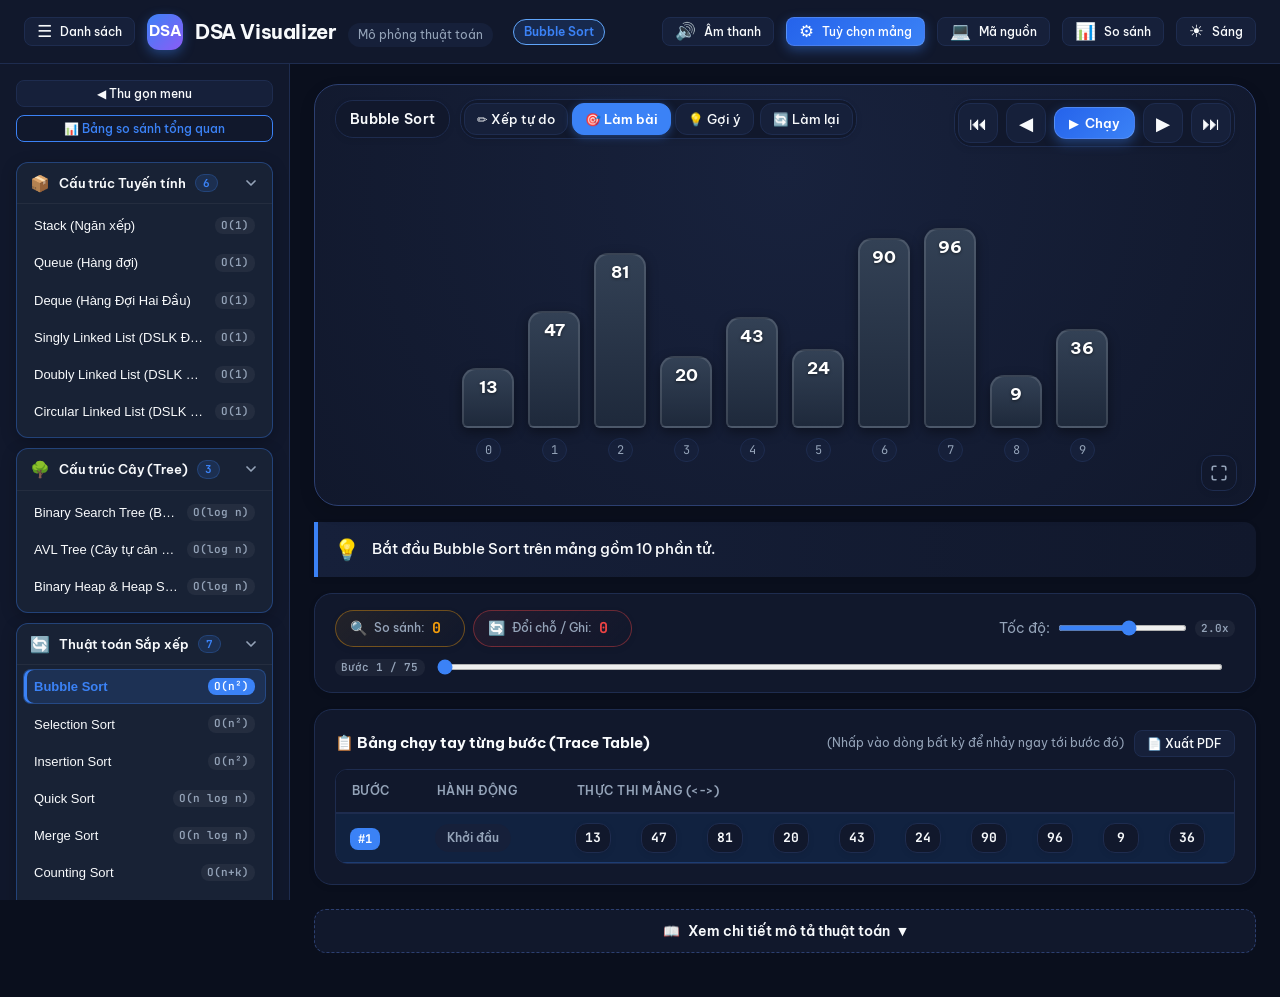
<file: index.html>
<!DOCTYPE html>
<html lang="vi">
<head>
  <meta charset="UTF-8">
  <meta name="viewport" content="width=device-width, initial-scale=1.0, viewport-fit=cover">
  <title>DSA Visualizer – Mô Phỏng Thuật Toán Trực Quan</title>
  <meta name="description" content="Trang web trực quan hóa và mô phỏng từng bước 9 thuật toán cấu trúc dữ liệu và giải thuật phổ biến: Bubble, Selection, Insertion, Quick, Merge, Counting, Radix Sort và Linear, Binary Search.">
  
  <!-- Google Fonts: Be Vietnam Pro & JetBrains Mono -->
  <link rel="preconnect" href="https://fonts.googleapis.com">
  <link rel="preconnect" href="https://fonts.gstatic.com" crossorigin>
  <link href="https://fonts.googleapis.com/css2?family=Be+Vietnam+Pro:ital,wght@0,300;0,400;0,500;0,600;0,700;1,400&family=JetBrains+Mono:wght@400;500;600&display=swap" rel="stylesheet">

  <!-- Stylesheets -->
  <link rel="stylesheet" href="css/tokens.css">
  <link rel="stylesheet" href="css/layout.css">
  <link rel="stylesheet" href="css/components.css">
</head>
<body>
  <!-- Thông báo hướng dẫn nếu mở trực tiếp bằng giao thức file:// -->
  <div id="file-protocol-warning" style="display: none; position: fixed; inset: 0; background: rgba(11, 17, 32, 0.95); z-index: 9999; padding: 24px; overflow-y: auto;">
    <div style="max-width: 650px; margin: 40px auto; background: #1e293b; color: #f1f5f9; border: 2px solid #3b82f6; border-radius: 16px; padding: 32px; box-shadow: 0 20px 40px rgba(0,0,0,0.5); font-family: system-ui, -apple-system, sans-serif; line-height: 1.6;">
      <h2 style="color: #60a5fa; margin-bottom: 16px; font-size: 22px; display: flex; align-items: center; gap: 10px;">
        ⚠️ Bạn đang mở trang web trực tiếp qua giao thức file://
      </h2>
      <p style="margin-bottom: 16px;">
        Do dự án sử dụng chuẩn tách module <strong>JavaScript ES Modules (import / export)</strong>, các trình duyệt web hiện đại (Chrome, Edge, Firefox) áp dụng chính sách an ninh <strong>CORS</strong> sẽ chặn không cho file nạp trực tiếp qua giao thức <code>file://</code> (khi nhấp đúp file).
      </p>
      <div style="background: #0f172a; padding: 18px; border-radius: 10px; margin-bottom: 20px; border-left: 4px solid #f59e0b;">
        <strong style="color: #fbbf24; font-size: 16px;">Cách chạy đúng (chỉ 1 thao tác):</strong>
        <ol style="margin-top: 10px; padding-left: 20px; display: flex; flex-direction: column; gap: 8px;">
          <li>Trong <strong>Visual Studio Code</strong>: Cài đặt tiện ích mở rộng <strong>Live Server</strong> (Ritwick Dey).</li>
          <li>Nhấp chuột phải vào file <code>index.html</code> ➔ Chọn <strong>"Open with Live Server"</strong> (hoặc bấm nút "Go Live" ở góc dưới bên phải VS Code).</li>
          <li>Trang web sẽ tự động mở tại <code>http://127.0.0.1:5500/index.html</code> với đầy đủ các cột, ô số và thanh điều khiển!</li>
          <li><em>(Cách khác nếu có Node.js: Mở Terminal gõ lệnh <code>npx serve</code>).</em></li>
        </ol>
      </div>
    </div>
  </div>
  <script>
    if (window.location.protocol === 'file:') {
      var warnBox = document.getElementById('file-protocol-warning');
      if (warnBox) warnBox.style.display = 'block';
    }
  </script>

  <div class="app-container">
    <!-- Header trên cùng -->
    <header class="app-header">
      <div class="brand-wrapper">
        <button id="btn-toggle-sidebar" class="btn btn-secondary btn-sm btn-sidebar-toggle" title="Đóng / mở danh sách thuật toán">
          <span class="btn-icon">☰</span> <span class="btn-text">Danh sách</span>
        </button>
        <div class="brand-logo-icon">DSA</div>
        <div class="brand-text-group">
          <span class="brand-title">DSA Visualizer</span>
          <span class="brand-tagline">Mô phỏng thuật toán</span>
        </div>
        <span id="header-algo-name" class="header-algo-pill">Bubble Sort</span>
      </div>
      <div class="header-actions">
        <button id="btn-toggle-sound" class="btn btn-secondary btn-sm" aria-label="Bật hoặc tắt âm thanh thuật toán" title="Bật / Tắt âm thanh (Phím M)">
          <span class="btn-icon">🔊</span> <span class="btn-text">Âm thanh</span>
        </button>
        <button id="btn-config-array" class="btn btn-primary btn-sm" aria-label="Khởi tạo & Cấu hình mảng dữ liệu" title="Khởi tạo & Cấu hình mảng dữ liệu">
          <span class="btn-icon">⚙️</span> <span class="btn-text">Tuỳ chọn mảng</span>
        </button>
        <button id="btn-view-code" class="btn btn-secondary btn-sm" aria-label="Xem mã nguồn C++, Java, Python, JS" title="Xem mã nguồn C++, Java, Python, JS">
          <span class="btn-icon">💻</span> <span class="btn-text">Mã nguồn</span>
        </button>
        <button id="btn-overview" class="btn btn-secondary btn-sm" aria-label="Mở bảng so sánh tổng quan" title="Bảng so sánh tổng quan">
          <span class="btn-icon">📊</span> <span class="btn-text">So sánh</span>
        </button>
        <button id="btn-theme-toggle" class="btn btn-secondary btn-sm" aria-label="Chuyển chế độ sáng tối" title="Chuyển chế độ sáng tối">
          <span class="btn-icon">☀️</span> <span class="btn-text">Sáng</span>
        </button>
      </div>
    </header>

    <!-- Thân ứng dụng: 3 cột (Có thể thu gọn sidebar để bảng nở rộng to ra) -->
    <div id="app-body" class="app-body">
      <!-- Cột 1: Sidebar danh sách thuật toán -->
      <aside class="sidebar" aria-label="Danh sách thuật toán">
        <div class="sidebar-top-actions">
          <button id="btn-collapse-sidebar" class="btn btn-secondary btn-sm" title="Thu gọn menu" style="width: 100%;">
            ◀ Thu gọn menu
          </button>
          <button id="btn-sidebar-overview" class="btn btn-outline btn-sm sidebar-overview-btn">
            📊 Bảng so sánh tổng quan
          </button>
        </div>
        <nav id="sidebar-groups" class="sidebar-groups-container">
          <!-- Render động từ ui.js -->
        </nav>
      </aside>

      <!-- Cột 2: Khu vực trung tâm mô phỏng, điều khiển & BẢNG CHẠY TAY TO RỘNG -->
      <main class="main-stage">
        <!-- Vùng vẽ mô phỏng mảng + vùng phụ trợ -->
        <section class="visualizer-wrapper">
          <!-- Tên thuật toán tiếng Anh & Cụm nút chuyển chế độ (Xếp tự do / Làm bài) + Nút Làm lại -->
          <div class="visualizer-corner-badge">
            <span id="canvas-algo-title" class="canvas-algo-title">Bubble Sort</span>
            <div id="mode-switch-group" class="mode-switch-group">
              <button id="btn-mode-setup" class="btn btn-secondary btn-sm mode-btn" title="Chế độ Xếp mảng tự do: Kéo thả tạo đề bài mảng theo ý muốn (không ghi bước)">
                ✏️ Xếp tự do
              </button>
              <button id="btn-mode-practice" class="btn btn-primary btn-sm mode-btn active" title="Chế độ Thực hành: Bắt đầu làm bài, ghi nhận bước và kiểm tra đúng/sai theo thuật toán">
                🎯 Làm bài
              </button>
              <button id="btn-practice-hint" class="btn btn-secondary btn-sm mode-btn" title="Xem gợi ý bước kế tiếp (phím H)">
                💡 Gợi ý
              </button>
              <button id="btn-restart-practice" class="btn btn-secondary btn-sm btn-restart-corner" title="Làm lại từ đầu mảng đề bài khi làm sai hoặc muốn bắt đầu lại">
                🔄 Làm lại
              </button>
            </div>
          </div>

          <!-- Các nút thực thi ở góc trên bên phải bảng phần tử -->
          <div class="visualizer-corner-controls">
            <div class="playback-buttons playback-buttons-corner">
              <button id="btn-first" class="btn btn-secondary btn-icon" title="Về bước đầu tiên" aria-label="Về bước đầu tiên">⏮</button>
              <button id="btn-prev" class="btn btn-secondary btn-icon" title="Bước trước (←)" aria-label="Bước trước">◀</button>
              <button id="btn-play" class="btn btn-primary" title="Chạy hoặc Tạm dừng (Phím Space)" aria-label="Chạy hoặc dừng">
                <span>▶</span><span>Chạy</span>
              </button>
              <button id="btn-next" class="btn btn-secondary btn-icon" title="Bước tiếp theo (→)" aria-label="Bước tiếp">▶</button>
              <button id="btn-last" class="btn btn-secondary btn-icon" title="Đến bước cuối cùng" aria-label="Đến bước cuối">⏭</button>
            </div>
          </div>

          <div id="visualizer-canvas" class="visualizer-canvas-container" aria-live="polite">
            <!-- Render động bởi renderer.js -->
          </div>
          <div id="auxiliary-area" class="auxiliary-container">
            <!-- Vùng phụ trợ: buckets, mảng đếm, nửa merge -->
          </div>

          <!-- Nút phóng to / thu nhỏ ô vuông ở góc dưới bên phải -->
          <button id="btn-fullscreen-toggle" class="visualizer-fullscreen-btn" title="Phóng to bảng phần tử" aria-label="Phóng to hoặc thu nhỏ bảng phần tử">
            <!-- Icon Phóng to (ô vuông 4 góc mở rộng) -->
            <svg class="fs-icon-expand" viewBox="0 0 24 24" width="18" height="18" fill="none" stroke="currentColor" stroke-width="2.2" stroke-linecap="round" stroke-linejoin="round">
              <path d="M8 3H5a2 2 0 0 0-2 2v3m18 0V5a2 2 0 0 0-2-2h-3m0 18h3a2 2 0 0 0 2-2v-3M3 16v3a2 2 0 0 0 2 2h3" />
            </svg>
            <!-- Icon Thu nhỏ (ô vuông 4 góc thu vào) -->
            <svg class="fs-icon-compress" viewBox="0 0 24 24" width="18" height="18" fill="none" stroke="currentColor" stroke-width="2.2" stroke-linecap="round" stroke-linejoin="round" style="display: none;">
              <path d="M4 14h6v6m10-10h-6V4m0 6 7-7M3 21l7-7" />
            </svg>
          </button>
        </section>

        <!-- Thanh thao tác tương tác dành riêng cho Cấu trúc Tuyến tính (Stack / Queue / Linked List) -->
        <div id="linear-toolbar-container" class="linear-toolbar" style="display: none;">
          <!-- Render động từ ui.js theo từng cấu trúc dữ liệu -->
        </div>

        <!-- Câu giải thích bước hiện tại -->
        <div id="step-message-box" class="step-message-box">
          <span class="step-message-icon">💡</span>
          <span id="step-message-text">Đang tải mô phỏng...</span>
        </div>

        <!-- Thanh điều khiển: Thống kê, Tốc độ & Thanh trượt tiến trình -->
        <section class="controls-card" aria-label="Thanh điều khiển tiến trình">
          <div class="playback-row">
            <!-- Bộ đếm thống kê so sánh / đổi chỗ thời gian thực -->
            <div class="controls-live-stats">
              <div class="stat-badge stat-cmp-badge" title="Số lần so sánh đã thực hiện">
                <span class="stat-badge-icon">🔍</span>
                <span class="stat-badge-label">So sánh:</span>
                <strong id="stat-comparisons" class="stat-badge-val">0</strong>
              </div>
              <div class="stat-badge stat-swp-badge" title="Số lần đổi chỗ hoặc ghi mảng">
                <span class="stat-badge-icon">🔄</span>
                <span class="stat-badge-label">Đổi chỗ / Ghi:</span>
                <strong id="stat-swaps" class="stat-badge-val">0</strong>
              </div>
            </div>

            <!-- Điều chỉnh tốc độ chạy -->
            <div class="speed-control">
              <span>Tốc độ:</span>
              <input id="speed-slider" type="range" class="input-range" min="1" max="10" value="6" aria-label="Tốc độ mô phỏng">
              <span id="speed-val-label" class="algo-btn-badge">2.0x</span>
            </div>
          </div>

          <!-- Thanh kéo tua bước -->
          <div class="progress-row">
            <span id="step-counter" class="algo-btn-badge" style="min-width: 90px;">Bước 0 / 0</span>
            <input id="step-slider" type="range" class="input-range" min="0" max="0" value="0" aria-label="Kéo chọn bước">
          </div>
        </section>

        <!-- Bảng chạy tay từng bước (Trace Table) với dấu <-> (MỞ RỘNG TO RÕ RÀNG) -->
        <section class="trace-table-card" aria-label="Bảng chạy tay từng bước">
          <div class="trace-table-header">
            <div class="trace-table-title">
              <span>📋 Bảng chạy tay từng bước (Trace Table)</span>
            </div>
            <div style="display: flex; align-items: center; gap: 10px; flex-wrap: wrap;">
              <span style="font-size: var(--font-size-xs); color: var(--text-muted);">
                (Nhấp vào dòng bất kỳ để nhảy ngay tới bước đó)
              </span>
              <button id="btn-export-trace" class="btn btn-secondary btn-sm" title="Xuất toàn bộ bảng chạy tay ra định dạng PDF chuẩn A4 để in hoặc nộp bài">
                📄 Xuất PDF
              </button>
            </div>
          </div>
          <div class="trace-table-wrapper">
            <table class="trace-table">
              <thead>
                <tr>
                  <th style="width: 85px;">Bước</th>
                  <th style="width: 140px;">Hành động</th>
                  <th>Thực thi mảng (&lt;-&gt;)</th>
                </tr>
              </thead>
              <tbody id="trace-table-body">
                <!-- Render động bởi renderer.js -->
              </tbody>
            </table>
          </div>
        </section>

        <!-- Nút & Khung xem chi tiết mô tả thuật toán khi lướt xuống dưới -->
        <section class="algo-detail-bottom-section">
          <button id="btn-toggle-algo-detail" class="btn-detail-trigger" aria-expanded="false" title="Xem thông tin chi tiết, độ phức tạp và nguyên lý thuật toán">
            <span>📖</span>
            <span id="btn-toggle-detail-text">Xem chi tiết mô tả thuật toán</span>
            <span id="detail-chevron" class="detail-chevron">▼</span>
          </button>

          <div id="algo-detail-dropdown" class="algo-detail-card" style="display: none;">
            <div class="algo-detail-header">
              <div class="algo-title-group" style="display: flex; align-items: center; gap: 10px;">
                <h3 id="algo-title" style="font-size: var(--font-size-lg); font-weight: var(--font-weight-bold); color: var(--text-main);">Bubble Sort</h3>
                <span id="algo-group-badge" class="algo-group-badge">Sắp xếp O(n²)</span>
              </div>
              <div class="complexity-pills">
                <div class="complexity-pill">
                  <span class="complexity-pill-label">Xấu nhất:</span>
                  <span id="complexity-worst" class="complexity-pill-val">O(n²)</span>
                </div>
                <div class="complexity-pill">
                  <span class="complexity-pill-label">Tốt nhất:</span>
                  <span id="complexity-best" class="complexity-pill-val">O(n)</span>
                </div>
                <div class="complexity-pill">
                  <span class="complexity-pill-label">Bộ nhớ:</span>
                  <span id="complexity-space" class="complexity-pill-val">O(1)</span>
                </div>
                <div class="complexity-pill">
                  <span class="complexity-pill-label">Ổn định:</span>
                  <span id="complexity-stable" class="complexity-pill-val">Có</span>
                </div>
              </div>
            </div>

            <div class="algo-detail-body">
              <h4 style="font-size: var(--font-size-sm); font-weight: var(--font-weight-bold); color: var(--text-main); margin-bottom: 6px;">
                💡 Nguyên lý hoạt động:
              </h4>
              <p id="algo-description" class="algo-desc-detail"></p>
              <div id="algo-analogy" class="analogy-badge-detail"></div>
            </div>
          </div>
        </section>

      </main>
    </div>
  </div>

  <!-- Modal Tuỳ Chọn & Khởi Tạo Mảng Dữ Liệu (Mở từ thanh trên) -->
  <div id="array-modal-backdrop" class="modal-backdrop" role="dialog" aria-modal="true" aria-labelledby="array-modal-title">
    <div class="modal-dialog modal-dialog-md">
      <div class="modal-header">
        <h3 id="array-modal-title" style="font-size: var(--font-size-lg); font-weight: var(--font-weight-bold); display: flex; align-items: center; gap: 8px;">
          ⚙️ Tuỳ Chọn & Khởi Tạo Mảng Dữ Liệu
        </h3>
        <button id="btn-close-array-modal" class="btn btn-secondary btn-sm" aria-label="Đóng cửa sổ">✕ Đóng</button>
      </div>
      <div class="modal-body">
        <!-- 1. Chọn số phần tử & Nút tạo ngẫu nhiên -->
        <div class="modal-section-card">
          <div style="display: flex; justify-content: space-between; align-items: center; margin-bottom: 12px; flex-wrap: wrap; gap: 10px;">
            <div>
              <label for="array-size-input" class="form-label" style="margin-bottom: 2px;">
                Số lượng phần tử: <strong id="array-size-label" style="color: var(--primary); font-size: 1.15rem;">10</strong>
              </label>
              <span style="font-size: var(--font-size-xs); color: var(--text-muted);">(Cho phép từ 5 đến 20 số)</span>
            </div>
            <button id="btn-random-array" class="btn btn-primary">
              🎲 Tạo mảng ngẫu nhiên mới
            </button>
          </div>
          <input id="array-size-input" type="range" class="input-range" style="width: 100%;" min="5" max="20" value="10">
        </div>

        <!-- 2. Kịch bản mảng mẫu kiểm thử (Edge Cases) -->
        <div class="modal-section-card">
          <label class="form-label" style="font-weight: var(--font-weight-bold); margin-bottom: 6px;">
            ⚡ Kịch bản mảng mẫu (Edge Cases):
          </label>
          <div class="preset-btns-grid">
            <button id="btn-preset-random" class="btn btn-secondary btn-sm preset-btn" data-preset="random" title="Mảng ngẫu nhiên thông thường">
              🎲 Ngẫu nhiên
            </button>
            <button id="btn-preset-sorted" class="btn btn-secondary btn-sm preset-btn" data-preset="sorted" title="Mảng đã sắp xếp sẵn tăng dần (Best Case)">
              📈 Đã sắp xếp (Best)
            </button>
            <button id="btn-preset-reverse" class="btn btn-secondary btn-sm preset-btn" data-preset="reverse" title="Mảng đảo ngược giảm dần (Worst Case)">
              📉 Đảo ngược (Worst)
            </button>
            <button id="btn-preset-nearly" class="btn btn-secondary btn-sm preset-btn" data-preset="nearly" title="Mảng gần như đã sắp xếp (chỉ 1-2 vị trí lệch)">
              ⚡ Gần như sắp xếp
            </button>
            <button id="btn-preset-duplicates" class="btn btn-secondary btn-sm preset-btn" data-preset="duplicates" title="Mảng chứa nhiều giá trị trùng lặp nhau">
              👯 Có trùng lặp
            </button>
          </div>
        </div>

        <!-- 3. Tự nhập dãy số theo ý muốn -->
        <div class="modal-section-card">
          <label for="custom-array-input" class="form-label" style="font-weight: var(--font-weight-bold); margin-bottom: 6px;">
            ✏️ Tự nhập mảng tùy chỉnh (phân cách bằng dấu phẩy hoặc khoảng trắng):
          </label>
          <div style="display: flex; gap: 8px;">
            <input id="custom-array-input" type="text" class="input-text" style="flex: 1;" placeholder="Ví dụ: 50, 34, 67, 67, 89, 58, 41">
            <button id="btn-apply-custom" class="btn btn-secondary">
              ✓ Áp dụng mảng
            </button>
          </div>
          <div id="input-rule-hint" class="input-feedback" style="color: var(--text-muted); margin-top: 6px;"></div>
          <div id="input-feedback" class="input-feedback"></div>
        </div>

        <!-- 3. Giá trị cần tìm (cho Linear/Binary Search) -->
        <div id="search-target-group" class="modal-section-card" style="display: none;">
          <label for="search-target-input" class="form-label" style="font-weight: var(--font-weight-bold); margin-bottom: 6px;">
            🎯 Giá trị cần tìm (Target):
          </label>
          <div style="display: flex; gap: 8px; align-items: center;">
            <input id="search-target-input" type="number" class="input-number" style="width: 120px;" value="25">
            <button id="btn-apply-target" class="btn btn-outline btn-sm">Tìm giá trị này</button>
          </div>
        </div>
      </div>
      <div class="modal-footer" style="padding: var(--space-3) var(--space-6); border-top: 1px solid var(--border-subtle); display: flex; justify-content: flex-end;">
        <button id="btn-finish-array-modal" class="btn btn-primary btn-sm">
          ✓ Xong
        </button>
      </div>
    </div>
  </div>

  <!-- Modal Xem Mã Nguồn Theo Từng Ngôn Ngữ (C++, Java, Python, JavaScript, Mã Giả) -->
  <div id="code-modal-backdrop" class="modal-backdrop" role="dialog" aria-modal="true" aria-labelledby="code-modal-title">
    <div class="modal-dialog">
      <div class="modal-header">
        <h3 id="code-modal-title" style="font-size: var(--font-size-lg); font-weight: var(--font-weight-bold); display: flex; align-items: center; gap: 8px;">
          💻 Mã Nguồn Cài Đặt Thuật Toán
        </h3>
        <button id="btn-close-code-modal" class="btn btn-secondary btn-sm" aria-label="Đóng cửa sổ">✕ Đóng</button>
      </div>
      <div class="modal-body">
        <div class="lang-tabs-container">
          <div class="lang-tabs-group">
            <button class="lang-tab active" data-lang="cpp">C++</button>
            <button class="lang-tab" data-lang="java">Java</button>
            <button class="lang-tab" data-lang="python">Python</button>
            <button class="lang-tab" data-lang="javascript">JavaScript</button>
            <button class="lang-tab" data-lang="pseudo">Mã giả</button>
          </div>
          <button id="btn-copy-code" class="btn btn-secondary btn-sm">
            📋 Sao chép mã
          </button>
        </div>

        <pre class="code-modal-pre"><code id="code-modal-content">Đang tải mã nguồn...</code></pre>
      </div>
    </div>
  </div>

  <!-- Modal Bảng So Sánh Tổng Quan 9 Thuật Toán -->
  <div id="overview-modal-backdrop" class="modal-backdrop" role="dialog" aria-modal="true" aria-labelledby="overview-title">
    <div class="modal-dialog">
      <div class="modal-header">
        <h3 id="overview-title" style="font-size: var(--font-size-lg); font-weight: var(--font-weight-bold);">
          📊 Bảng So Sánh Tổng Quan 9 Thuật Toán DSA
        </h3>
        <button id="btn-close-overview" class="btn btn-secondary btn-sm" aria-label="Đóng cửa sổ">✕ Đóng</button>
      </div>
      <div class="modal-body">
        <div class="overview-table-container">
          <table class="overview-table">
            <thead>
              <tr>
                <th>Thuật toán</th>
                <th>Phân nhóm</th>
                <th>Thời gian xấu nhất</th>
                <th>Thời gian tốt nhất</th>
                <th>Bộ nhớ phụ</th>
                <th>Ổn định</th>
                <th>Khi nào nên dùng?</th>
                <th>Thao tác</th>
              </tr>
            </thead>
            <tbody id="overview-table-body">
              <!-- Render động từ ui.js -->
            </tbody>
          </table>
        </div>

        <div>
          <h4 style="font-size: var(--font-size-base); font-weight: var(--font-weight-bold); margin-bottom: 8px;">
            📖 Giải thích nhanh ký hiệu độ phức tạp Big-O: O(f(n))
          </h4>
          <p style="font-size: var(--font-size-xs); color: var(--text-muted); margin-bottom: 12px;">
            Ký hiệu Big-O biểu diễn tốc độ tăng của thời gian chạy hoặc bộ nhớ sử dụng khi số lượng phần tử đầu vào (n) tăng lên.
          </p>
          <div class="big-o-guide-grid">
            <div class="big-o-box">
              <div class="big-o-notation">O(1) - Hằng số</div>
              <div class="big-o-desc">Thời gian thực thi không đổi bất kể kích thước dữ liệu n lớn đến mức nào.</div>
            </div>
            <div class="big-o-box">
              <div class="big-o-notation">O(log n) - Logarit</div>
              <div class="big-o-desc">Rất nhanh; không gian tìm kiếm giảm một nửa sau mỗi bước (như Binary Search).</div>
            </div>
            <div class="big-o-box">
              <div class="big-o-notation">O(n) - Tuyến tính</div>
              <div class="big-o-desc">Thời gian chạy tỷ lệ thuận theo số lượng phần tử (như Linear Search).</div>
            </div>
            <div class="big-o-box">
              <div class="big-o-notation">O(n log n) - Tuyến tính logarit</div>
              <div class="big-o-desc">Tốc độ tối ưu cho các thuật toán sắp xếp so sánh (như Merge Sort, Quick Sort).</div>
            </div>
            <div class="big-o-box">
              <div class="big-o-notation">O(n²) - Bậc hai</div>
              <div class="big-o-desc">Thường có 2 vòng lặp lồng nhau (Bubble, Selection, Insertion Sort); chậm khi n lớn.</div>
            </div>
          </div>
        </div>
      </div>
    </div>
  </div>

  <!-- Modal Chúc Mừng Hoàn Thành Thực Hành (Gamification Victory Modal) -->
  <div id="victory-modal-backdrop" class="modal-backdrop" role="dialog" aria-modal="true" aria-labelledby="victory-modal-title">
    <div class="modal-dialog modal-dialog-sm victory-dialog">
      <div class="victory-card">
        <div class="victory-icon-bounce">🎉🏆🎉</div>
        <h3 id="victory-modal-title" class="victory-title">Tuyệt Vời! Bạn Đã Hoàn Thành!</h3>
        <p id="victory-algo-name" class="victory-subtitle">Bạn đã tự tay sắp xếp chính xác mảng theo thuật toán</p>
        
        <div class="victory-stats-grid">
          <div class="victory-stat-box">
            <span class="victory-stat-icon">⏱️</span>
            <span class="victory-stat-label">Thời gian</span>
            <strong id="victory-stat-time" class="victory-stat-val">00:00</strong>
          </div>
          <div class="victory-stat-box">
            <span class="victory-stat-icon">🎯</span>
            <span class="victory-stat-label">Độ chính xác</span>
            <strong id="victory-stat-accuracy" class="victory-stat-val">100%</strong>
          </div>
          <div class="victory-stat-box">
            <span class="victory-stat-icon">✅</span>
            <span class="victory-stat-label">Đúng</span>
            <strong id="victory-stat-correct" class="victory-stat-val">0 bước</strong>
          </div>
          <div class="victory-stat-box">
            <span class="victory-stat-icon">❌</span>
            <span class="victory-stat-label">Lỗi thử sai</span>
            <strong id="victory-stat-wrong" class="victory-stat-val">0 lần</strong>
          </div>
        </div>

        <div class="victory-actions">
          <button id="btn-victory-restart" class="btn btn-secondary">
            🔄 Thử lại mảng mới
          </button>
          <button id="btn-close-victory" class="btn btn-primary">
            ✓ Tuyệt vời!
          </button>
        </div>
      </div>
    </div>
  </div>

  <!-- Entry Script ES Module -->
  <script type="module" src="js/main.js"></script>
</body>
</html>
</file>
<file: css/tokens.css>
/* ==========================================================================
   DSA Visualizer - Design Tokens (css/tokens.css)
   Khai báo biến màu, font chữ, khoảng cách, hiệu ứng và chế độ sáng/tối.
   ========================================================================== */

:root {
  /* Typography */
  --font-main: 'Be Vietnam Pro', system-ui, -apple-system, BlinkMacSystemFont, 'Segoe UI', Roboto, sans-serif;
  --font-mono: 'JetBrains Mono', 'Fira Code', 'Consolas', monospace;
  
  --font-size-xs: 0.75rem;     /* 12px */
  --font-size-sm: 0.84375rem;  /* 13.5px */
  --font-size-base: 0.9375rem; /* 15px */
  --font-size-md: 1.0625rem;   /* 17px */
  --font-size-lg: 1.25rem;     /* 20px */
  --font-size-xl: 1.5rem;      /* 24px */
  --font-size-2xl: 1.875rem;   /* 30px */

  --font-weight-normal: 400;
  --font-weight-medium: 500;
  --font-weight-semibold: 600;
  --font-weight-bold: 700;

  /* Spacing */
  --space-1: 0.25rem;  /* 4px */
  --space-2: 0.5rem;   /* 8px */
  --space-3: 0.75rem;  /* 12px */
  --space-4: 1rem;     /* 16px */
  --space-5: 1.25rem;  /* 20px */
  --space-6: 1.5rem;   /* 24px */
  --space-8: 2rem;     /* 32px */
  --space-10: 2.5rem;  /* 40px */

  /* Border Radius */
  --radius-sm: 8px;
  --radius-md: 12px;
  --radius-lg: 18px;
  --radius-xl: 24px;
  --radius-full: 9999px;

  /* Shadows & Glow */
  --shadow-sm: 0 2px 6px rgba(0, 0, 0, 0.08);
  --shadow-md: 0 6px 16px rgba(0, 0, 0, 0.12), 0 2px 4px rgba(0, 0, 0, 0.06);
  --shadow-lg: 0 14px 30px -5px rgba(0, 0, 0, 0.18), 0 8px 12px -6px rgba(0, 0, 0, 0.08);

  /* Animation & Transitions */
  --ease-spring: cubic-bezier(0.34, 1.45, 0.64, 1);
  --ease-smooth: cubic-bezier(0.4, 0, 0.2, 1);
  --transition-fast: 160ms ease;
  --transition-normal: 280ms var(--ease-smooth);
  --transition-slow: 420ms var(--ease-smooth);
  --slide-duration: 380ms;

  /* Dimensions */
  --sidebar-width: 290px;
  --side-panel-width: 360px;
  --header-height: 64px;

  /* Light Theme Palette - Tông màu sáng dịu êm, chống mỏi mắt (Warm Paper / Calm Slate) */
  --bg-app: #f0f2f5;             /* Nền trang dịu nhẹ, không phải màu trắng tinh chói mắt */
  --bg-surface: #ffffff;         /* Nền thẻ nội dung, thanh menu */
  --bg-surface-elevated: #f8fafc;/* Nền phân tầng nhẹ */
  --bg-subtle: #e5ebf2;          /* Nền các nút phụ, badge, slot */
  --bg-hover: #dbe2ed;           /* Hiệu ứng hover mềm mại */
  --bg-active: #ccd5e3;          /* Hiệu ứng active */

  --text-main: #1e293b;          /* Chữ chính màu Slate đen dịu, dễ đọc, không gắt mắt */
  --text-muted: #5e6f88;          /* Chữ phụ xám trung tính hài hòa */
  --text-subtle: #8c9cb0;
  --text-inverse: #ffffff;

  --border-subtle: #e1e7f0;      /* Đường viền thanh thoát, không quá sắc */
  --border-strong: #cbd5e1;
  --border-focus: #3b82f6;

  /* Brand / Primary */
  --primary: #2563eb;
  --primary-hover: #1d4ed8;
  --primary-light: #eff6ff;
  --primary-glow: rgba(37, 99, 235, 0.15); /* Ánh sáng dịu */

  /* Algorithm State Colors (Light Mode) - Giảm độ rực, bớt chói lóa, đổ bóng êm ái */
  --state-default: #475569;
  --state-default-bg: #e2e8f0;
  --state-default-grad: linear-gradient(180deg, #64748b 0%, #475569 100%);
  --state-default-glow: 0 2px 8px rgba(71, 85, 105, 0.15);

  --state-cmp: #b45309;          /* So sánh - Vàng hổ phách ấm, không chói */
  --state-cmp-bg: #fef3c7;
  --state-cmp-border: #f59e0b;
  --state-cmp-grad: linear-gradient(180deg, #f59e0b 0%, #d97706 100%);
  --state-cmp-glow: 0 2px 8px rgba(217, 119, 6, 0.22);

  --state-swp: #b91c1c;          /* Đổi chỗ - Đỏ trầm êm mắt */
  --state-swp-bg: #fee2e2;
  --state-swp-border: #ef4444;
  --state-swp-grad: linear-gradient(180deg, #ef4444 0%, #dc2626 100%);
  --state-swp-glow: 0 2px 8px rgba(220, 38, 38, 0.22);

  --state-piv: #6d28d9;          /* Pivot / Chốt - Tím thẫm thanh lịch */
  --state-piv-bg: #ede9fe;
  --state-piv-border: #8b5cf6;
  --state-piv-grad: linear-gradient(180deg, #8b5cf6 0%, #7c3aed 100%);
  --state-piv-glow: 0 2px 8px rgba(124, 58, 237, 0.22);

  --state-ok: #15803d;           /* Đã đúng vị trí - Xanh ngọc lục bảo sẫm */
  --state-ok-bg: #dcfce7;
  --state-ok-border: #22c55e;
  --state-ok-grad: linear-gradient(180deg, #22c55e 0%, #16a34a 100%);
  --state-ok-glow: 0 2px 8px rgba(22, 163, 74, 0.22);

  --state-fnd: #047857;          /* Tìm thấy - Xanh ngọc êm dịu */
  --state-fnd-bg: #d1fae5;
  --state-fnd-border: #10b981;
  --state-fnd-grad: linear-gradient(180deg, #10b981 0%, #059669 100%);
  --state-fnd-glow: 0 2px 8px rgba(5, 150, 105, 0.22);

  --state-miss: #94a3b8;         /* Bị loại / Mờ */
  --state-miss-bg: #f1f5f9;
  --state-miss-border: #cbd5e1;
  --state-miss-grad: linear-gradient(180deg, #cbd5e1 0%, #94a3b8 100%);
  --state-miss-glow: none;

  /* Tag / Pointer Badge Colors */
  --tag-i: #2563eb;
  --tag-j: #0284c7;
  --tag-pivot: #6d28d9;
  --tag-min: #b45309;
  --tag-mid: #047857;
  --tag-lo: #475569;
  --tag-hi: #64748b;
}

/* Dark Theme Palette (Mặc định phổ biến cho Visualizer) */
[data-theme="dark"], :root:not([data-theme="light"]) {
  --bg-app: #0a0f1d;
  --bg-surface: #11182c;
  --bg-surface-elevated: #18223d;
  --bg-subtle: #16203a;
  --bg-hover: #1f2d52;
  --bg-active: #283a66;

  --text-main: #f8fafc;
  --text-muted: #94a3b8;
  --text-subtle: #64748b;
  --text-inverse: #0a0f1d;

  --border-subtle: #1e2c4f;
  --border-strong: #2c3f70;
  --border-focus: #60a5fa;

  --primary: #3b82f6;
  --primary-hover: #60a5fa;
  --primary-light: rgba(59, 130, 246, 0.16);
  --primary-glow: rgba(59, 130, 246, 0.4);

  --state-default: #475569;
  --state-default-bg: #1e293b;
  --state-default-grad: linear-gradient(180deg, #334155 0%, #1e293b 100%);
  --state-default-glow: 0 4px 12px rgba(0, 0, 0, 0.4);

  --state-cmp: #fbbf24;
  --state-cmp-bg: rgba(245, 158, 11, 0.18);
  --state-cmp-border: #f59e0b;
  --state-cmp-grad: linear-gradient(180deg, #f59e0b 0%, #b45309 100%);
  --state-cmp-glow: 0 0 20px rgba(245, 158, 11, 0.5);

  --state-swp: #f87171;
  --state-swp-bg: rgba(239, 68, 68, 0.2);
  --state-swp-border: #ef4444;
  --state-swp-grad: linear-gradient(180deg, #ef4444 0%, #b91c1c 100%);
  --state-swp-glow: 0 0 22px rgba(239, 68, 68, 0.55);

  --state-piv: #a78bfa;
  --state-piv-bg: rgba(139, 92, 246, 0.2);
  --state-piv-border: #8b5cf6;
  --state-piv-grad: linear-gradient(180deg, #8b5cf6 0%, #6d28d9 100%);
  --state-piv-glow: 0 0 20px rgba(139, 92, 246, 0.5);

  --state-ok: #4ade80;
  --state-ok-bg: rgba(34, 197, 94, 0.18);
  --state-ok-border: #22c55e;
  --state-ok-grad: linear-gradient(180deg, #22c55e 0%, #15803d 100%);
  --state-ok-glow: 0 0 18px rgba(34, 197, 94, 0.45);

  --state-fnd: #34d399;
  --state-fnd-bg: rgba(16, 185, 129, 0.22);
  --state-fnd-border: #10b981;
  --state-fnd-grad: linear-gradient(180deg, #10b981 0%, #047857 100%);
  --state-fnd-glow: 0 0 25px rgba(16, 185, 129, 0.6);

  --state-miss: #334155;
  --state-miss-bg: rgba(15, 23, 42, 0.7);
  --state-miss-border: #1e293b;
  --state-miss-grad: linear-gradient(180deg, #1e293b 0%, #0f172a 100%);
  --state-miss-glow: none;

  --tag-i: #3b82f6;
  --tag-j: #0ea5e9;
  --tag-pivot: #a78bfa;
  --tag-min: #fbbf24;
  --tag-mid: #10b981;
  --tag-lo: #64748b;
  --tag-hi: #94a3b8;
}

/* Ép kiểu Light Mode nếu người dùng bấm nút đổi (Tông màu sáng dịu êm, chống mỏi mắt) */
[data-theme="light"] {
  --bg-app: #f0f2f5;
  --bg-surface: #ffffff;
  --bg-surface-elevated: #f8fafc;
  --bg-subtle: #e5ebf2;
  --bg-hover: #dbe2ed;
  --bg-active: #ccd5e3;

  --text-main: #1e293b;
  --text-muted: #5e6f88;
  --text-subtle: #8c9cb0;
  --text-inverse: #ffffff;

  --border-subtle: #e1e7f0;
  --border-strong: #cbd5e1;
  --border-focus: #3b82f6;

  --primary: #2563eb;
  --primary-hover: #1d4ed8;
  --primary-light: #eff6ff;
  --primary-glow: rgba(37, 99, 235, 0.15);

  --state-default: #475569;
  --state-default-bg: #e2e8f0;
  --state-default-grad: linear-gradient(180deg, #64748b 0%, #475569 100%);
  --state-default-glow: 0 2px 8px rgba(71, 85, 105, 0.15);

  --state-cmp: #b45309;
  --state-cmp-bg: #fef3c7;
  --state-cmp-border: #f59e0b;
  --state-cmp-grad: linear-gradient(180deg, #f59e0b 0%, #d97706 100%);
  --state-cmp-glow: 0 2px 8px rgba(217, 119, 6, 0.22);

  --state-swp: #b91c1c;
  --state-swp-bg: #fee2e2;
  --state-swp-border: #ef4444;
  --state-swp-grad: linear-gradient(180deg, #ef4444 0%, #dc2626 100%);
  --state-swp-glow: 0 2px 8px rgba(220, 38, 38, 0.22);

  --state-piv: #6d28d9;
  --state-piv-bg: #ede9fe;
  --state-piv-border: #8b5cf6;
  --state-piv-grad: linear-gradient(180deg, #8b5cf6 0%, #7c3aed 100%);
  --state-piv-glow: 0 2px 8px rgba(124, 58, 237, 0.22);

  --state-ok: #15803d;
  --state-ok-bg: #dcfce7;
  --state-ok-border: #22c55e;
  --state-ok-grad: linear-gradient(180deg, #22c55e 0%, #16a34a 100%);
  --state-ok-glow: 0 2px 8px rgba(22, 163, 74, 0.22);

  --state-fnd: #047857;
  --state-fnd-bg: #d1fae5;
  --state-fnd-border: #10b981;
  --state-fnd-grad: linear-gradient(180deg, #10b981 0%, #059669 100%);
  --state-fnd-glow: 0 2px 8px rgba(5, 150, 105, 0.22);

  --state-miss: #94a3b8;
  --state-miss-bg: #f1f5f9;
  --state-miss-border: #cbd5e1;
  --state-miss-grad: linear-gradient(180deg, #cbd5e1 0%, #94a3b8 100%);
  --state-miss-glow: none;

  --tag-i: #2563eb;
  --tag-j: #0284c7;
  --tag-pivot: #6d28d9;
  --tag-min: #b45309;
  --tag-mid: #047857;
  --tag-lo: #475569;
  --tag-hi: #64748b;
}

/* Tôn trọng prefers-reduced-motion */
@media (prefers-reduced-motion: reduce) {
  :root {
    --transition-fast: 0s !important;
    --transition-normal: 0s !important;
    --transition-slow: 0s !important;
    --slide-duration: 0s !important;
  }
  
  *, *::before, *::after {
    animation-duration: 0.001ms !important;
    animation-iteration-count: 1 !important;
    transition-duration: 0.001ms !important;
  }
}
</file>
<file: css/layout.css>
/* ==========================================================================
   DSA Visualizer - Layout Styles (css/layout.css)
   Bố cục trang, lưới 3 cột, sidebar thụt thò (collapsible), bảng chạy tay mở rộng & responsive.
   ========================================================================== */

/* Reset cơ bản */
*, *::before, *::after {
  box-sizing: border-box;
  margin: 0;
  padding: 0;
}

html, body {
  height: 100%;
}

body {
  font-family: var(--font-main);
  background-color: var(--bg-app);
  color: var(--text-main);
  line-height: 1.5;
  -webkit-font-smoothing: antialiased;
  -moz-osx-font-smoothing: grayscale;
  overflow-x: hidden;
}

/* ==========================================================================
   TÙY BIẾN THANH CUỘN (SCROLLBAR) HIỆN ĐẠI, TINH TẾ TOÀN BỘ ỨNG DỤNG
   Loại bỏ hoàn toàn thanh cuộn trắng mặc định của Windows/trình duyệt
   ========================================================================== */
* {
  scrollbar-width: thin;
  scrollbar-color: rgba(255, 255, 255, 0.14) transparent;
}

[data-theme="light"] *,
:root:not([data-theme="dark"]) * {
  scrollbar-color: rgba(0, 0, 0, 0.16) transparent;
}

::-webkit-scrollbar {
  width: 6px;
  height: 6px;
}

::-webkit-scrollbar-track {
  background: transparent;
}

::-webkit-scrollbar-thumb {
  background-color: rgba(255, 255, 255, 0.14);
  border-radius: 9999px;
  transition: background-color var(--transition-fast);
}

::-webkit-scrollbar-thumb:hover {
  background-color: rgba(255, 255, 255, 0.28);
}

::-webkit-scrollbar-corner {
  background: transparent;
}

[data-theme="light"] ::-webkit-scrollbar-thumb,
:root:not([data-theme="dark"]) ::-webkit-scrollbar-thumb {
  background-color: rgba(0, 0, 0, 0.16);
}

[data-theme="light"] ::-webkit-scrollbar-thumb:hover,
:root:not([data-theme="dark"]) ::-webkit-scrollbar-thumb:hover {
  background-color: rgba(0, 0, 0, 0.32);
}

/* Khung ứng dụng tổng thể */
.app-container {
  display: flex;
  flex-direction: column;
  min-height: 100vh;
}

/* Header trên cùng */
.app-header {
  height: var(--header-height);
  background-color: var(--bg-surface);
  border-bottom: 1px solid var(--border-subtle);
  display: flex;
  align-items: center;
  justify-content: space-between;
  padding: 0 var(--space-6);
  position: sticky;
  top: 0;
  z-index: 40;
  backdrop-filter: blur(12px);
  -webkit-backdrop-filter: blur(12px);
}

.brand-wrapper {
  display: flex;
  align-items: center;
  gap: var(--space-3);
}

.btn-sidebar-toggle {
  display: inline-flex;
  align-items: center;
  gap: 6px;
  cursor: pointer;
  padding: 7px 12px;
  font-weight: var(--font-weight-medium);
}

.brand-logo-icon {
  width: 36px;
  height: 36px;
  border-radius: var(--radius-md);
  background: linear-gradient(135deg, var(--primary), #8b5cf6);
  display: flex;
  align-items: center;
  justify-content: center;
  color: #fff;
  font-weight: var(--font-weight-bold);
  font-size: var(--font-size-base);
  box-shadow: 0 4px 12px var(--primary-glow);
}

.brand-title {
  font-size: var(--font-size-lg);
  font-weight: var(--font-weight-bold);
  letter-spacing: -0.02em;
  color: var(--text-main);
}

.brand-tagline {
  font-size: var(--font-size-xs);
  color: var(--text-muted);
  font-weight: var(--font-weight-normal);
  display: inline-block;
  margin-left: var(--space-2);
  padding: 3px 10px;
  background-color: var(--bg-subtle);
  border-radius: var(--radius-full);
}

.header-actions {
  display: flex;
  align-items: center;
  gap: var(--space-3);
}

/* Thân ứng dụng: 2 cột trên Desktop (Sidebar + Sân khấu trung tâm to rộng) */
.app-body {
  display: grid;
  grid-template-columns: var(--sidebar-width) minmax(0, 1fr);
  flex: 1;
  min-height: calc(100vh - var(--header-height));
  position: relative;
  transition: grid-template-columns var(--transition-normal);
}

/* KHI THU GỌN SIDEBAR: Menu thụt vào, sân khấu trung tâm và bảng chạy tay nở rộng 100% màn hình! */
.app-body.sidebar-collapsed {
  grid-template-columns: 0px minmax(0, 1fr);
}

/* Sidebar bên trái */
.sidebar {
  background-color: var(--bg-surface);
  border-right: 1px solid var(--border-subtle);
  padding: var(--space-4);
  overflow-y: auto;
  overflow-x: hidden;
  display: flex;
  flex-direction: column;
  gap: var(--space-4);
  max-height: calc(100vh - var(--header-height));
  position: sticky;
  top: var(--header-height);
  transition: all var(--transition-normal);
  width: var(--sidebar-width);
  scrollbar-width: thin;
  scrollbar-color: rgba(255, 255, 255, 0.12) transparent;
}

.sidebar::-webkit-scrollbar {
  width: 5px;
}

.sidebar::-webkit-scrollbar-track {
  background: transparent;
}

.sidebar::-webkit-scrollbar-thumb {
  background-color: rgba(255, 255, 255, 0.14);
  border-radius: 9999px;
  transition: background-color var(--transition-fast);
}

.sidebar::-webkit-scrollbar-thumb:hover {
  background-color: rgba(255, 255, 255, 0.28);
}

[data-theme="light"] .sidebar,
:root:not([data-theme="dark"]) .sidebar {
  scrollbar-color: rgba(0, 0, 0, 0.14) transparent;
}

[data-theme="light"] .sidebar::-webkit-scrollbar-thumb,
:root:not([data-theme="dark"]) .sidebar::-webkit-scrollbar-thumb {
  background-color: rgba(0, 0, 0, 0.14);
}

[data-theme="light"] .sidebar::-webkit-scrollbar-thumb:hover,
:root:not([data-theme="dark"]) .sidebar::-webkit-scrollbar-thumb:hover {
  background-color: rgba(0, 0, 0, 0.28);
}

.app-body.sidebar-collapsed .sidebar {
  width: 0 !important;
  padding: 0 !important;
  border-right: none !important;
  opacity: 0;
  pointer-events: none;
}

.sidebar-top-actions {
  display: flex;
  flex-direction: column;
  gap: var(--space-2);
}

/* Container bao bọc danh sách các nhóm Accordion với khoảng cách thoáng đãng */
.sidebar-groups-container {
  display: flex;
  flex-direction: column;
  gap: 10px; /* Tạo khoảng cách 10px rõ rệt giữa các khối nút, không bị dính chùm */
  margin-top: 4px;
}

/* Thẻ Accordion từng nhóm độc lập (Modern Card) */
.sidebar-accordion-group {
  display: flex;
  flex-direction: column;
  border-radius: 12px;
  background-color: rgba(30, 41, 59, 0.45);
  border: 1px solid rgba(255, 255, 255, 0.08);
  box-shadow: 0 2px 8px rgba(0, 0, 0, 0.18);
  overflow: hidden;
  transition: all 0.22s cubic-bezier(0.4, 0, 0.2, 1);
}

[data-theme="light"] .sidebar-accordion-group {
  background-color: #ffffff;
  border-color: rgba(0, 0, 0, 0.09);
  box-shadow: 0 2px 8px rgba(0, 0, 0, 0.04);
}

.sidebar-accordion-group:hover {
  border-color: rgba(59, 130, 246, 0.4);
  box-shadow: 0 4px 14px rgba(0, 0, 0, 0.25);
  transform: translateY(-1px);
}

.sidebar-accordion-group.is-expanded {
  border-color: rgba(59, 130, 246, 0.35);
  background-color: rgba(30, 41, 59, 0.65);
  box-shadow: 0 4px 16px rgba(0, 0, 0, 0.24);
}

[data-theme="light"] .sidebar-accordion-group.is-expanded {
  background-color: #ffffff;
  border-color: rgba(37, 99, 235, 0.35);
  box-shadow: 0 4px 16px rgba(37, 99, 235, 0.08);
}

/* Nút Header Accordion có thể click để đóng/mở */
.sidebar-accordion-header {
  width: 100%;
  display: flex;
  align-items: center;
  justify-content: space-between;
  padding: 11px 13px;
  background: transparent;
  border: none;
  cursor: pointer;
  color: var(--text-main);
  font-family: var(--font-main);
  text-align: left;
  user-select: none;
  transition: background-color 0.18s ease;
}

.sidebar-accordion-header:hover {
  background-color: rgba(255, 255, 255, 0.05);
}

[data-theme="light"] .sidebar-accordion-header:hover {
  background-color: rgba(0, 0, 0, 0.03);
}

.accordion-header-left {
  display: flex;
  align-items: center;
  gap: 9px;
  min-width: 0;
  flex: 1;
}

.accordion-icon {
  font-size: 16px;
  line-height: 1;
  flex-shrink: 0;
  display: inline-flex;
  align-items: center;
  justify-content: center;
}

.accordion-title {
  font-size: 13px;
  font-weight: 600;
  letter-spacing: -0.01em;
  color: var(--text-main);
  white-space: nowrap;
  overflow: hidden;
  text-overflow: ellipsis;
  line-height: 1.3;
}

.accordion-count {
  font-size: 11px;
  font-weight: 700;
  font-family: var(--font-mono);
  padding: 1.5px 7px;
  border-radius: 9999px;
  background-color: rgba(59, 130, 246, 0.14);
  color: var(--primary, #3b82f6);
  border: 1px solid rgba(59, 130, 246, 0.25);
  flex-shrink: 0;
  line-height: 1.2;
}

[data-theme="light"] .accordion-count {
  background-color: rgba(37, 99, 235, 0.08);
  color: #2563eb;
  border-color: rgba(37, 99, 235, 0.2);
}

.accordion-chevron {
  width: 16px;
  height: 16px;
  color: var(--text-muted);
  transition: transform 0.24s cubic-bezier(0.4, 0, 0.2, 1), color 0.18s ease;
  flex-shrink: 0;
  margin-left: 8px;
}

.sidebar-accordion-header:hover .accordion-chevron {
  color: var(--primary);
}

/* Thân Accordion chứa danh sách thuật toán */
.sidebar-accordion-body {
  overflow: hidden;
  transition: max-height 0.28s cubic-bezier(0.4, 0, 0.2, 1), opacity 0.2s ease;
  padding: 0 6px 8px;
}

.sidebar-accordion-group.is-expanded .sidebar-accordion-header {
  border-bottom: 1px solid rgba(255, 255, 255, 0.05);
  margin-bottom: 4px;
}

[data-theme="light"] .sidebar-accordion-group.is-expanded .sidebar-accordion-header {
  border-bottom-color: rgba(0, 0, 0, 0.06);
}

.sidebar-accordion-group.is-collapsed .sidebar-accordion-body {
  max-height: 0 !important;
  opacity: 0;
  pointer-events: none;
  display: none;
  padding: 0;
}

.sidebar-accordion-group.is-collapsed .accordion-chevron {
  transform: rotate(-90deg);
}

.sidebar-accordion-group.is-expanded .sidebar-accordion-body {
  max-height: 1000px;
  opacity: 1;
  display: block;
}

.sidebar-accordion-group.is-expanded .accordion-chevron {
  transform: rotate(0deg);
}

.sidebar-algo-list {
  list-style: none;
  display: flex;
  flex-direction: column;
  gap: 2px;
}

/* Khu vực trung tâm: Visualizer Stage + Controls + Trace Table */
.main-stage {
  padding: var(--space-5) var(--space-6);
  display: flex;
  flex-direction: column;
  gap: var(--space-4);
  overflow-y: auto;
  min-width: 0;
  transition: padding var(--transition-normal);
}

/* Tiêu đề và badge độ phức tạp */
.algo-header-card {
  background-color: var(--bg-surface);
  border: 1px solid var(--border-subtle);
  border-radius: var(--radius-lg);
  padding: var(--space-4) var(--space-5);
  box-shadow: var(--shadow-sm);
}

.algo-header-top {
  display: flex;
  align-items: flex-start;
  justify-content: space-between;
  flex-wrap: wrap;
  gap: var(--space-3);
}

.algo-title-group h2 {
  font-size: var(--font-size-xl);
  font-weight: var(--font-weight-bold);
  color: var(--text-main);
  line-height: 1.2;
}

.algo-group-badge {
  display: inline-flex;
  align-items: center;
  font-size: var(--font-size-xs);
  font-weight: var(--font-weight-medium);
  padding: 3px 12px;
  border-radius: var(--radius-full);
  background-color: var(--primary-light);
  color: var(--primary);
  margin-top: var(--space-1);
}

.complexity-pills {
  display: flex;
  flex-wrap: wrap;
  gap: var(--space-2);
}

/* Vùng hiển thị mô phỏng trực quan chính */
.visualizer-wrapper {
  background: radial-gradient(circle at 50% 20%, var(--bg-surface-elevated) 0%, var(--bg-surface) 100%);
  border: 1px solid var(--border-strong);
  border-radius: var(--radius-xl);
  box-shadow: var(--shadow-md);
  padding: var(--space-5);
  display: flex;
  flex-direction: column;
  gap: var(--space-4);
  min-height: 420px;
  position: relative;
  overflow: hidden;
}

[data-theme="light"] .visualizer-wrapper {
  background: radial-gradient(circle at 50% 25%, #f8fafc 0%, #ebf0f7 100%);
  border: 1px solid #d4dde8;
  box-shadow: 0 4px 16px rgba(15, 23, 42, 0.05);
}

/* Thanh góc trên của bảng phần tử: Tên thuật toán (trái) & Nút thực thi (phải) */
.visualizer-corner-badge {
  position: absolute;
  top: 14px;
  left: 20px;
  z-index: 10;
  user-select: none;
  display: flex;
  align-items: center;
  gap: 10px;
  flex-wrap: wrap;
}

.canvas-algo-title {
  font-family: var(--font-main);
  font-size: 14px;
  font-weight: var(--font-weight-semibold);
  color: var(--text-main);
  letter-spacing: 0.02em;
  display: inline-flex;
  align-items: center;
  gap: 6px;
  height: 38px;
  padding: 0 14px;
  background-color: var(--bg-surface);
  border: 1px solid var(--border-subtle);
  border-radius: var(--radius-lg);
  box-shadow: var(--shadow-sm);
  backdrop-filter: blur(8px);
}

[data-theme="light"] .canvas-algo-title {
  background-color: #ffffff;
  border-color: #d1d9e6;
  color: #1e293b;
  box-shadow: 0 2px 6px rgba(0, 0, 0, 0.05);
}

.mode-switch-group {
  display: inline-flex;
  align-items: center;
  gap: 4px;
  padding: 3px;
  background-color: var(--bg-surface);
  border: 1px solid var(--border-subtle);
  border-radius: var(--radius-lg);
  box-shadow: var(--shadow-sm);
  backdrop-filter: blur(8px);
}

[data-theme="light"] .mode-switch-group {
  background-color: #ffffff;
  border-color: #d1d9e6;
  box-shadow: 0 2px 6px rgba(0, 0, 0, 0.05);
}

.mode-switch-group .btn {
  height: 32px;
  font-size: 12.5px;
  padding: 0 12px;
  border-radius: var(--radius-md);
  font-weight: var(--font-weight-medium);
  transition: all var(--transition-fast);
}

.mode-switch-group .btn.active {
  background: var(--primary);
  color: #ffffff;
  border-color: var(--primary);
  font-weight: var(--font-weight-semibold);
  box-shadow: 0 2px 8px var(--primary-glow);
}

.mode-switch-group .btn-restart-corner {
  border-left: 1px solid var(--border-subtle);
  margin-left: 2px;
}

.mode-switch-group .btn-restart-corner:hover {
  background-color: rgba(239, 68, 68, 0.12);
  color: #ef4444;
  border-color: rgba(239, 68, 68, 0.3);
}

.visualizer-corner-controls {
  position: absolute;
  top: 14px;
  right: 20px;
  z-index: 10;
  display: flex;
  align-items: center;
}

.playback-buttons-corner {
  display: inline-flex;
  align-items: center;
  gap: 5px;
  padding: 3px;
  background-color: var(--bg-surface);
  border: 1px solid var(--border-subtle);
  border-radius: var(--radius-lg);
  box-shadow: var(--shadow-sm);
  backdrop-filter: blur(8px);
}

[data-theme="light"] .playback-buttons-corner {
  background-color: #ffffff;
  border-color: #d1d9e6;
  box-shadow: 0 2px 6px rgba(0, 0, 0, 0.05);
}

.playback-buttons-corner .btn {
  height: 32px;
  min-width: 32px;
  font-size: 13px;
  border-radius: var(--radius-md);
}

.playback-buttons-corner .btn-icon {
  width: 32px;
  padding: 0;
}

.playback-buttons-corner #btn-play {
  padding: 0 14px;
  font-size: 13px;
  font-weight: var(--font-weight-semibold);
  gap: 6px;
}

.visualizer-canvas-container {
  min-height: 290px;
  display: flex;
  flex-direction: column;
  justify-content: flex-end;
  align-items: center;
  position: relative;
  overflow-x: auto;
  padding: 68px var(--space-4) var(--space-2);
}

/* Nút phóng to / thu nhỏ ở góc dưới bên phải bảng phần tử (chỉ ký hiệu ô vuông, không ghi chữ) */
.visualizer-fullscreen-btn {
  position: absolute;
  bottom: 14px;
  right: 18px;
  z-index: 20;
  width: 36px;
  height: 36px;
  padding: 0;
  display: inline-flex;
  align-items: center;
  justify-content: center;
  background-color: var(--bg-surface);
  border: 1px solid var(--border-subtle);
  border-radius: var(--radius-md);
  color: var(--text-muted);
  box-shadow: var(--shadow-sm);
  cursor: pointer;
  transition: all var(--transition-fast);
  backdrop-filter: blur(8px);
  -webkit-backdrop-filter: blur(8px);
  user-select: none;
}

[data-theme="light"] .visualizer-fullscreen-btn {
  background-color: #ffffff;
  border-color: #d1d9e6;
  color: #55657e;
  box-shadow: 0 2px 6px rgba(0, 0, 0, 0.05);
}

.visualizer-fullscreen-btn:hover {
  background-color: var(--bg-hover);
  color: var(--primary);
  border-color: var(--border-focus);
  box-shadow: 0 2px 10px var(--primary-glow);
  transform: scale(1.08);
}

.visualizer-fullscreen-btn:active {
  transform: scale(0.96);
}

.visualizer-fullscreen-btn svg {
  pointer-events: none;
}

/* Chế độ phóng to toàn màn hình của bảng phần tử */
.visualizer-wrapper:fullscreen,
.visualizer-wrapper.is-fullscreen {
  position: fixed !important;
  inset: 0 !important;
  width: 100vw !important;
  height: 100vh !important;
  max-width: none !important;
  max-height: none !important;
  z-index: 99999 !important;
  border-radius: 0 !important;
  border: none !important;
  padding: 30px 40px !important;
  display: flex !important;
  flex-direction: column !important;
  justify-content: space-between !important;
  align-items: stretch !important;
  background: radial-gradient(circle at 50% 25%, var(--bg-surface-elevated) 0%, var(--bg-app) 100%) !important;
  box-shadow: none !important;
}

.visualizer-wrapper:fullscreen .visualizer-canvas-container,
.visualizer-wrapper.is-fullscreen .visualizer-canvas-container {
  flex: 1 !important;
  min-height: 480px !important;
  height: 100% !important;
  padding: 80px var(--space-4) var(--space-4) !important;
  justify-content: flex-end !important;
}

.visualizer-wrapper:fullscreen .bars-container,
.visualizer-wrapper.is-fullscreen .bars-container {
  min-height: 480px;
  max-height: 70vh;
  gap: 20px;
}

.visualizer-wrapper:fullscreen .bar-column,
.visualizer-wrapper.is-fullscreen .bar-column {
  width: 62px;
  max-width: 76px;
}

.visualizer-wrapper:fullscreen .tile-box,
.visualizer-wrapper.is-fullscreen .tile-box {
  width: 76px;
  height: 76px;
}

.visualizer-wrapper:fullscreen .visualizer-fullscreen-btn,
.visualizer-wrapper.is-fullscreen .visualizer-fullscreen-btn {
  bottom: 24px;
  right: 28px;
  width: 40px;
  height: 40px;
  background-color: var(--bg-surface);
  border-color: var(--border-strong);
  box-shadow: var(--shadow-md);
}

.visualizer-wrapper:fullscreen .visualizer-corner-badge,
.visualizer-wrapper.is-fullscreen .visualizer-corner-badge {
  top: 24px;
  left: 28px;
}

.visualizer-wrapper:fullscreen .visualizer-corner-controls,
.visualizer-wrapper.is-fullscreen .visualizer-corner-controls {
  top: 24px;
  right: 28px;
}

/* Vùng phụ trợ: buckets, counting array, merge subarrays */
.auxiliary-container {
  border-top: 1px dashed var(--border-subtle);
  padding-top: var(--space-4);
  margin-top: var(--space-2);
  display: none;
}

.auxiliary-container.has-data {
  display: block;
}

/* Hộp thông báo giải thích bước hiện tại */
.step-message-box {
  background: linear-gradient(to right, var(--bg-subtle), var(--bg-surface));
  border-left: 4px solid var(--primary);
  border-radius: 0 var(--radius-md) var(--radius-md) 0;
  padding: var(--space-3) var(--space-4);
  font-size: var(--font-size-base);
  color: var(--text-main);
  font-weight: var(--font-weight-medium);
  display: flex;
  align-items: center;
  gap: var(--space-3);
  min-height: 52px;
  box-shadow: var(--shadow-sm);
}

[data-theme="light"] .step-message-box {
  background: linear-gradient(to right, #edf2f7, #ffffff);
  border-left-color: var(--primary);
  box-shadow: 0 2px 6px rgba(0, 0, 0, 0.04);
}

.step-message-icon {
  color: var(--primary);
  font-size: 1.3rem;
  flex-shrink: 0;
}

/* Thanh điều khiển phát (Controls) */
.controls-card {
  background-color: var(--bg-surface);
  border: 1px solid var(--border-subtle);
  border-radius: var(--radius-lg);
  padding: var(--space-4) var(--space-5);
  box-shadow: var(--shadow-sm);
  display: flex;
  flex-direction: column;
  gap: var(--space-3);
}

.playback-row {
  display: flex;
  align-items: center;
  justify-content: space-between;
  flex-wrap: wrap;
  gap: var(--space-3);
}

.playback-buttons {
  display: flex;
  align-items: center;
  gap: var(--space-2);
}

.progress-row {
  display: grid;
  grid-template-columns: auto 1fr auto;
  align-items: center;
  gap: var(--space-3);
}

.speed-control {
  display: flex;
  align-items: center;
  gap: var(--space-2);
  font-size: var(--font-size-sm);
  color: var(--text-muted);
}

/* Bảng Chạy Tay Từng Bước (Trace Table / Dry-Run Log) - MỞ RỘNG TO & THOÁNG */
.trace-table-card {
  background-color: var(--bg-surface);
  border: 1px solid var(--border-subtle);
  border-radius: var(--radius-lg);
  padding: var(--space-5);
  box-shadow: var(--shadow-sm);
  display: flex;
  flex-direction: column;
  gap: var(--space-3);
}

.trace-table-header {
  display: flex;
  align-items: center;
  justify-content: space-between;
  flex-wrap: wrap;
  gap: var(--space-2);
}

.trace-table-title {
  font-size: var(--font-size-base);
  font-weight: var(--font-weight-bold);
  color: var(--text-main);
  display: flex;
  align-items: center;
  gap: var(--space-2);
}

.trace-table-wrapper {
  max-height: 340px; /* Tăng độ cao để hiển thị nhiều dòng hơn */
  overflow-y: auto;
  overflow-x: auto;
  -webkit-overflow-scrolling: touch;
  border: 1px solid var(--border-subtle);
  border-radius: var(--radius-md);
  background-color: var(--bg-app);
}

[data-theme="light"] .trace-table-wrapper {
  background-color: #f6f8fb;
  border-color: #dbe2ed;
}

/* Modal tổng quan thuật toán & Modal xem code & Modal cấu hình mảng */
.modal-backdrop {
  position: fixed;
  inset: 0;
  background-color: rgba(0, 0, 0, 0.7);
  backdrop-filter: blur(6px);
  -webkit-backdrop-filter: blur(6px);
  z-index: 100;
  display: none;
  align-items: center;
  justify-content: center;
  padding: var(--space-4);
  opacity: 0;
  transition: opacity var(--transition-normal);
}

[data-theme="light"] .modal-backdrop {
  background-color: rgba(15, 23, 42, 0.45);
}

.modal-backdrop.active {
  display: flex;
  opacity: 1;
}

.modal-dialog {
  background-color: var(--bg-surface);
  border: 1px solid var(--border-strong);
  border-radius: var(--radius-xl);
  box-shadow: var(--shadow-lg);
  width: 100%;
  max-width: 1100px;
  max-height: 90vh;
  display: flex;
  flex-direction: column;
  overflow: hidden;
  transform: translateY(20px);
  transition: transform var(--transition-normal);
}

.modal-backdrop.active .modal-dialog {
  transform: translateY(0);
}

.modal-header {
  padding: var(--space-4) var(--space-6);
  border-bottom: 1px solid var(--border-subtle);
  display: flex;
  align-items: center;
  justify-content: space-between;
}

.modal-body {
  padding: var(--space-6);
  overflow-y: auto;
  display: flex;
  flex-direction: column;
  gap: var(--space-5);
}

/* ==========================================================================
   Tối Ưu Giao Diện Đa Nền Tảng (Cross-Platform Responsive System)
   Tương thích hoàn hảo: Desktop, Laptop, iPad/Tablet, Mobile iOS & Android
   Hỗ trợ xoay ngang (Landscape), khuyết màn hình (Notch/Dynamic Island)
   ========================================================================== */

/* 1. Màn hình máy tính bảng lớn & Laptop nhỏ (<= 1200px) */
@media (max-width: 1200px) {
  :root {
    --side-panel-width: 300px;
    --sidebar-width: 250px;
  }

  .app-header {
    padding: 0 var(--space-4);
  }

  .header-actions {
    gap: var(--space-2);
  }
}

/* 2. Màn hình Tablet ngang & nhỏ (<= 1024px) */
@media (max-width: 1024px) {
  .app-body {
    grid-template-columns: var(--sidebar-width) minmax(0, 1fr);
  }

  .app-body.sidebar-collapsed {
    grid-template-columns: 0px minmax(0, 1fr);
  }

  .visualizer-wrapper {
    min-height: 320px;
  }
}

/* 3. Màn hình Tablet dọc & Điện thoại thông minh (<= 768px) */
@media (max-width: 768px) {
  :root {
    --header-height: 56px;
  }

  /* Khung ứng dụng & Vùng an toàn viền màn hình (Safe Area Insets) */
  .app-container {
    padding-left: env(safe-area-inset-left, 0px);
    padding-right: env(safe-area-inset-right, 0px);
  }

  .app-header {
    padding: 0 var(--space-3);
    height: var(--header-height);
  }

  .brand-tagline {
    display: none;
  }

  .brand-logo-icon {
    width: 32px;
    height: 32px;
    font-size: 13px;
  }

  .brand-title {
    font-size: var(--font-size-base);
  }

  .header-algo-pill {
    display: none; /* Đã có tiêu đề thuật toán trên bảng canvas */
  }

  /* Thanh thao tác Header có thể cuộn ngang mượt mà khi quá nhiều nút */
  .header-actions {
    gap: 6px;
    max-width: 65vw;
    overflow-x: auto;
    overflow-y: hidden;
    scrollbar-width: none;
    -webkit-overflow-scrolling: touch;
    flex-shrink: 0;
  }

  .header-actions::-webkit-scrollbar {
    display: none;
  }

  .header-actions .btn {
    height: 34px;
    padding: 0 10px;
    font-size: 12px;
    white-space: nowrap;
    flex-shrink: 0;
  }

  .app-body {
    display: flex;
    flex-direction: column;
    padding-bottom: 110px; /* Chừa khoảng trống cho thanh điều khiển đáy cố định */
  }

  /* Menu thuật toán dạng thanh lướt ngang ở trên */
  .sidebar {
    position: static;
    width: 100% !important;
    max-height: none;
    border-right: none;
    border-bottom: 1px solid var(--border-subtle);
    padding: var(--space-2) var(--space-3);
    flex-direction: row;
    overflow-x: auto;
    overflow-y: hidden;
    gap: var(--space-2);
    white-space: nowrap;
    -webkit-overflow-scrolling: touch;
    scrollbar-width: none;
  }

  .sidebar::-webkit-scrollbar {
    display: none;
  }

  /* Khi bấm Thu gọn menu trên Mobile: Ẩn hoàn toàn để lấy trọn 100% không gian */
  .app-body.sidebar-collapsed .sidebar {
    display: none !important;
    height: 0 !important;
    padding: 0 !important;
  }

  .sidebar-top-actions {
    display: none; /* Trên mobile nút ở Header đã điều khiển việc đóng/mở */
  }

  .sidebar-accordion-group,
  .sidebar-group {
    display: inline-flex;
    flex-direction: row;
    align-items: center;
    gap: 4px;
    border: none;
    background: transparent;
  }

  .sidebar-accordion-header {
    display: none;
  }

  .sidebar-accordion-body {
    display: inline-flex !important;
    max-height: none !important;
    opacity: 1 !important;
    padding: 0 !important;
  }

  .sidebar-group-title {
    font-size: 11px;
    padding: 2px 6px;
    color: var(--primary);
    font-weight: 700;
  }

  .sidebar-algo-list {
    display: inline-flex;
    flex-direction: row;
    gap: 4px;
  }

  .sidebar-algo-list li {
    display: inline-block;
  }

  .algo-btn {
    padding: 5px 10px;
    font-size: 12px;
    border-radius: var(--radius-full);
    white-space: nowrap;
  }

  .algo-btn-badge {
    display: none; /* Rút gọn badge độ phức tạp trên thanh lướt mobile */
  }

  .main-stage {
    padding: var(--space-2) var(--space-3);
    gap: var(--space-2);
  }

  /* --------------------------------------------------------------------------
     Tránh va chạm (Collision Fix): Tách biệt Tiêu đề, Chế độ và Bộ nút phát
     -------------------------------------------------------------------------- */
  .visualizer-wrapper {
    padding: var(--space-2);
    min-height: 310px;
    display: flex;
    flex-direction: column;
    position: relative;
  }

  .visualizer-corner-badge {
    position: static;
    width: 100%;
    display: flex;
    flex-direction: column;
    gap: 6px;
    margin-bottom: 4px;
  }

  .visualizer-corner-badge .canvas-algo-title {
    align-self: flex-start;
    height: 28px;
    font-size: 12px;
    padding: 0 10px;
    border-radius: var(--radius-md);
    max-width: calc(100% - 175px);
    overflow: hidden;
    text-overflow: ellipsis;
    white-space: nowrap;
  }

  .mode-switch-group {
    width: 100%;
    display: flex;
    align-items: center;
    overflow-x: auto;
    -webkit-overflow-scrolling: touch;
    scrollbar-width: none;
    padding: 3px;
    gap: 4px;
  }

  .mode-switch-group::-webkit-scrollbar {
    display: none;
  }

  .mode-switch-group .btn {
    height: 28px;
    font-size: 11.5px;
    padding: 0 9px;
    white-space: nowrap;
    flex-shrink: 0;
  }

  .visualizer-corner-controls {
    position: absolute;
    top: 8px;
    right: 8px;
    z-index: 15;
  }

  .playback-buttons-corner {
    padding: 2px;
    gap: 2px;
    border-radius: var(--radius-md);
  }

  .playback-buttons-corner .btn {
    height: 28px;
    min-width: 28px;
    font-size: 12px;
    border-radius: var(--radius-sm);
  }

  .playback-buttons-corner .btn-icon {
    width: 28px;
  }

  .playback-buttons-corner #btn-play {
    padding: 0 9px;
    font-size: 12px;
    gap: 4px;
  }

  .visualizer-canvas-container {
    padding: 18px 4px 10px;
    min-height: 240px;
    -webkit-overflow-scrolling: touch;
  }

  .bars-container {
    gap: 8px;
    min-height: 240px;
    padding: 45px 4px 10px;
  }

  .bar-column {
    min-width: 26px;
    max-width: 48px;
    border-radius: 10px 10px 4px 4px;
    padding: 6px 2px 4px;
  }

  .bar-val-label {
    font-size: 12.5px;
  }

  .bar-idx-badge {
    font-size: 10.5px;
  }

  .pointer-badge-container {
    top: -38px;
  }

  .pointer-badge {
    font-size: 10px;
    padding: 2px 7px;
  }

  .tile-box {
    width: 48px;
    height: 48px;
    border-radius: 10px;
  }

  .tile-value {
    font-size: 16px;
  }

  /* Hộp thông báo bước */
  .step-message-box {
    padding: var(--space-2) var(--space-3);
    font-size: var(--font-size-sm);
    min-height: 44px;
    gap: var(--space-2);
  }

  /* Bảng chạy tay Trace Table */
  .trace-table-card {
    padding: var(--space-3);
    gap: var(--space-2);
  }

  .trace-table-header {
    gap: 8px;
  }

  .trace-table-title {
    font-size: 13.5px;
  }

  .trace-table th {
    padding: 8px 10px;
    font-size: 11px;
  }

  .trace-table td {
    padding: 6px 8px;
    font-size: 12.5px;
  }

  .trace-num {
    width: 32px;
    min-width: 32px;
    height: 28px;
    font-size: 12px;
  }

  /* Thanh điều khiển đáy cố định tiện cho ngón tay cái (Thumb-friendly mobile dock) */
  .controls-card {
    position: fixed;
    bottom: 0;
    left: 0;
    right: 0;
    z-index: 50;
    border-radius: var(--radius-xl) var(--radius-xl) 0 0;
    border-left: none;
    border-right: none;
    border-bottom: none;
    box-shadow: 0 -8px 28px rgba(0, 0, 0, 0.35);
    backdrop-filter: blur(16px);
    -webkit-backdrop-filter: blur(16px);
    background-color: rgba(17, 24, 44, 0.96);
    padding: 10px var(--space-3) calc(10px + env(safe-area-inset-bottom, 0px));
    gap: 8px;
  }

  [data-theme="light"] .controls-card {
    background-color: rgba(255, 255, 255, 0.97);
    box-shadow: 0 -4px 24px rgba(0, 0, 0, 0.1);
    border-top: 1px solid #dce4ef;
  }

  .playback-row {
    justify-content: space-between;
    gap: 6px;
  }

  .controls-live-stats {
    gap: 6px;
  }

  .stat-badge {
    padding: 4px 10px;
    font-size: 11px;
    gap: 5px;
  }

  .stat-badge-val {
    font-size: 13px;
  }

  .progress-row {
    gap: 8px;
  }

  .progress-row #step-counter {
    font-size: 11px;
    padding: 3px 8px;
    min-width: 74px !important;
  }

  .input-range {
    height: 6px;
  }

  .input-range::-webkit-slider-thumb {
    width: 20px;
    height: 20px;
  }

  /* Modal dạng Bottom Sheet vuốt từ dưới lên trên Mobile */
  .modal-backdrop {
    align-items: flex-end;
    padding: 0;
  }

  .modal-dialog {
    width: 100% !important;
    max-width: 100% !important;
    max-height: 86vh !important;
    border-radius: 20px 20px 0 0 !important;
    margin-bottom: 0 !important;
    border-bottom: none !important;
  }

  .modal-dialog::before {
    content: "";
    display: block;
    width: 40px;
    height: 4px;
    border-radius: var(--radius-full);
    background-color: var(--border-strong);
    margin: 10px auto 0;
    flex-shrink: 0;
  }

  .modal-header {
    padding: 10px 16px;
  }

  .modal-body {
    padding: 14px 16px calc(16px + env(safe-area-inset-bottom, 0px));
    gap: 12px;
  }

  .lang-tabs-container {
    overflow-x: auto;
    -webkit-overflow-scrolling: touch;
    flex-wrap: nowrap;
    padding-bottom: 8px;
    gap: 6px;
  }

  .lang-tab {
    flex-shrink: 0;
    padding: 6px 10px;
    font-size: 11px;
  }

  .code-modal-pre {
    max-height: 42vh;
    font-size: 12px;
  }

  /* Chế độ toàn màn hình tối ưu cho tablet & mobile */
  .visualizer-wrapper:fullscreen,
  .visualizer-wrapper.is-fullscreen {
    padding: calc(12px + env(safe-area-inset-top, 0px)) 12px calc(16px + env(safe-area-inset-bottom, 0px)) !important;
  }

  .visualizer-wrapper:fullscreen .visualizer-canvas-container,
  .visualizer-wrapper.is-fullscreen .visualizer-canvas-container {
    min-height: 280px !important;
    padding: 68px 4px 10px !important;
  }

  .visualizer-wrapper:fullscreen .bars-container,
  .visualizer-wrapper.is-fullscreen .bars-container {
    min-height: 260px;
    max-height: 65vh;
    gap: 8px;
  }

  .visualizer-wrapper:fullscreen .bar-column,
  .visualizer-wrapper.is-fullscreen .bar-column {
    min-width: 24px;
    max-width: 44px;
  }

  .visualizer-wrapper:fullscreen .tile-box,
  .visualizer-wrapper.is-fullscreen .tile-box {
    width: 46px;
    height: 46px;
  }

  .visualizer-wrapper:fullscreen .visualizer-fullscreen-btn,
  .visualizer-wrapper.is-fullscreen .visualizer-fullscreen-btn {
    bottom: calc(14px + env(safe-area-inset-bottom, 0px));
    right: calc(14px + env(safe-area-inset-right, 0px));
  }
}

/* 4. Màn hình điện thoại nhỏ (<= 480px, iPhone SE, Galaxy Mini) */
@media (max-width: 480px) {
  .header-actions .btn .btn-text {
    display: none; /* Chỉ hiển thị icon emoji để vừa khít 1 hàng trên màn hình siêu nhỏ */
  }

  .header-actions .btn {
    min-width: 34px;
    padding: 0;
    justify-content: center;
  }

  .btn-sidebar-toggle .btn-text {
    display: none;
  }

  .brand-title {
    font-size: 14px;
  }

  .bars-container {
    gap: 5px;
    min-height: 220px;
    padding: 38px 2px 8px;
  }

  .bar-column {
    min-width: 20px;
    max-width: 38px;
    border-radius: 7px 7px 3px 3px;
    padding: 4px 1px 3px;
  }

  .bar-val-label {
    font-size: 11px;
    font-weight: 700;
  }

  .bar-idx-badge {
    font-size: 9.5px;
  }

  .pointer-badge-container {
    top: -34px;
  }

  .pointer-badge {
    font-size: 9px;
    padding: 1px 5px;
  }

  .tile-box {
    width: 40px;
    height: 40px;
    border-radius: 8px;
  }

  .tile-value {
    font-size: 14px;
  }

  .trace-table th:last-child,
  .trace-table td:last-child {
    min-width: 140px;
  }

  .preset-btns-grid {
    grid-template-columns: 1fr 1fr;
    gap: 6px;
  }

  .preset-btn {
    font-size: 11px;
    padding: 7px 6px;
  }

  .victory-stats-grid {
    gap: 8px;
  }

  .victory-stat-box {
    padding: 8px 10px;
  }

  .victory-stat-val {
    font-size: 16px;
  }
}

/* 5. Chế độ Xoay Ngang trên Điện thoại (Landscape Mode) */
@media (max-height: 520px) and (orientation: landscape) {
  :root {
    --header-height: 46px;
  }

  .app-body {
    padding-bottom: 70px;
  }

  .sidebar {
    padding: 4px 8px;
  }

  .visualizer-wrapper {
    min-height: 200px;
  }

  .bars-container {
    min-height: 190px;
    max-height: 52vh;
    padding: 32px 4px 6px;
  }

  .controls-card {
    padding: 6px var(--space-4) calc(6px + env(safe-area-inset-bottom, 0px));
  }

  .visualizer-wrapper:fullscreen .bars-container,
  .visualizer-wrapper.is-fullscreen .bars-container {
    min-height: 180px;
    max-height: 52vh;
    gap: 8px;
  }

  .visualizer-wrapper:fullscreen .bar-column,
  .visualizer-wrapper.is-fullscreen .bar-column {
    min-width: 22px;
    max-width: 36px;
  }

  .visualizer-wrapper:fullscreen .tile-box,
  .visualizer-wrapper.is-fullscreen .tile-box {
    width: 38px;
    height: 38px;
  }
}
</file>
<file: css/components.css>
/* ==========================================================================
   DSA Visualizer - Components Styles (css/components.css)
   Cột mảng bóng bẩy, hiệu ứng trượt FLIP, bảng chạy tay từng bước <->,
   con trỏ tooltip, mã giả, tabs chọn ngôn ngữ và bảng tổng quan.
   ========================================================================== */

/* --------------------------------------------------------------------------
   1. Nút bấm và Form Controls
   -------------------------------------------------------------------------- */
.btn {
  display: inline-flex;
  align-items: center;
  justify-content: center;
  gap: var(--space-2);
  padding: 8px 16px;
  font-family: var(--font-main);
  font-size: var(--font-size-sm);
  font-weight: var(--font-weight-medium);
  border-radius: var(--radius-md);
  border: 1px solid transparent;
  cursor: pointer;
  transition: all var(--transition-fast);
  text-decoration: none;
  user-select: none;
  -webkit-user-select: none;
  -webkit-tap-highlight-color: transparent;
  white-space: nowrap;
}

.btn:focus-visible {
  outline: 2px solid var(--primary);
  outline-offset: 2px;
}

.btn-primary {
  background: linear-gradient(135deg, #2563eb, #3b82f6);
  color: #ffffff;
  border-color: rgba(255, 255, 255, 0.15);
  box-shadow: 0 4px 12px var(--primary-glow);
}

.btn-primary:hover {
  background: linear-gradient(135deg, #1d4ed8, #2563eb);
  transform: translateY(-1px);
  box-shadow: 0 6px 16px var(--primary-glow);
}

.btn-secondary {
  background-color: var(--bg-subtle);
  color: var(--text-main);
  border-color: var(--border-subtle);
}

.btn-secondary:hover {
  background-color: var(--bg-hover);
  border-color: var(--border-strong);
  transform: translateY(-1px);
}

.btn-outline {
  background-color: transparent;
  color: var(--primary);
  border-color: var(--primary);
}

.btn-outline:hover {
  background-color: var(--primary-light);
  transform: translateY(-1px);
}

button.btn-icon,
.btn.btn-icon {
  width: 40px;
  height: 40px;
  padding: 0;
  border-radius: var(--radius-md);
  font-size: 1.15rem;
}

span.btn-icon {
  display: inline-flex;
  align-items: center;
  justify-content: center;
  font-size: 1.05rem;
  line-height: 1;
}

.btn-sm {
  padding: 5px 12px;
  font-size: var(--font-size-xs);
  border-radius: var(--radius-sm);
}

.btn:disabled {
  opacity: 0.4;
  cursor: not-allowed;
  pointer-events: none;
  transform: none !important;
}

/* Sidebar Algorithm Button */
.algo-btn {
  width: 100%;
  display: flex;
  align-items: center;
  justify-content: space-between;
  gap: 8px;
  padding: 8px 10px;
  border-radius: var(--radius-sm);
  border: 1px solid transparent;
  background: transparent;
  color: var(--text-main);
  font-size: var(--font-size-sm);
  font-weight: var(--font-weight-medium);
  cursor: pointer;
  text-align: left;
  transition: all var(--transition-fast);
}

.algo-btn:hover {
  background-color: var(--bg-hover);
  transform: translateX(2px);
}

.algo-btn.active {
  background: var(--primary-light);
  color: var(--primary);
  border-color: rgba(59, 130, 246, 0.3);
  font-weight: var(--font-weight-semibold);
  box-shadow: inset 3px 0 0 var(--primary);
}

.algo-btn-title {
  flex: 1;
  min-width: 0;
  white-space: nowrap;
  overflow: hidden;
  text-overflow: ellipsis;
  font-size: 13px;
}

.algo-btn-badge {
  flex-shrink: 0;
  font-size: 11px;
  color: var(--text-muted);
  font-family: var(--font-mono);
  font-weight: 600;
  padding: 2px 6px;
  border-radius: var(--radius-sm);
  background: rgba(255, 255, 255, 0.05);
  line-height: 1.2;
}

[data-theme="light"] .algo-btn-badge {
  background: rgba(0, 0, 0, 0.05);
}

.algo-btn.active .algo-btn-badge {
  background: var(--primary);
  color: #ffffff;
}

.tree-action-group {
  display: inline-flex;
  align-items: center;
  gap: 6px;
  flex-wrap: wrap;
}

.avl-rotation-presets {
  display: inline-flex;
  align-items: center;
  gap: 4px;
  flex-wrap: wrap;
}

/* Input Fields & Range Sliders */
.form-group {
  display: flex;
  flex-direction: column;
  gap: var(--space-1);
}

.form-label {
  font-size: var(--font-size-xs);
  font-weight: var(--font-weight-medium);
  color: var(--text-muted);
}

.input-text, .input-number {
  padding: 9px 14px;
  border-radius: var(--radius-md);
  border: 1px solid var(--border-subtle);
  background-color: var(--bg-app);
  color: var(--text-main);
  font-family: var(--font-main);
  font-size: var(--font-size-sm);
  transition: border-color var(--transition-fast), box-shadow var(--transition-fast);
}

.input-text:focus, .input-number:focus {
  outline: none;
  border-color: var(--border-focus);
  box-shadow: 0 0 0 3px var(--primary-glow);
}

.input-range {
  accent-color: var(--primary);
  cursor: pointer;
  height: 6px;
  border-radius: var(--radius-full);
}

.config-grid {
  display: grid;
  grid-template-columns: repeat(auto-fit, minmax(220px, 1fr));
  gap: var(--space-4);
  align-items: flex-end;
}

.input-feedback {
  font-size: var(--font-size-xs);
  margin-top: 4px;
}

.input-feedback.error {
  color: var(--state-swp);
}

/* --------------------------------------------------------------------------
   2. Trực quan hóa Mảng Sắp Xếp: Cột (Bars) & Hiệu ứng FLIP mượt mà
   -------------------------------------------------------------------------- */
.bars-container {
  display: flex;
  align-items: flex-end;
  justify-content: center;
  gap: 14px;
  width: 100%;
  min-height: 280px;
  padding: 55px 12px 15px;
  position: relative;
}

.bar-wrapper {
  display: flex;
  flex-direction: column;
  align-items: center;
  position: relative;
  user-select: none;
  -webkit-user-select: none;
  touch-action: pan-y;
  -webkit-tap-highlight-color: transparent;
  cursor: grab;
  will-change: transform;
  transition: transform var(--slide-duration) var(--ease-spring);
}

.bar-wrapper:active {
  cursor: grabbing;
}

.bar-wrapper.is-dragging {
  opacity: 0.45;
  cursor: grabbing;
  transform: scale(0.95);
}

.bar-wrapper.drag-over {
  outline: 2px dashed var(--primary);
  outline-offset: 4px;
  border-radius: var(--radius-md);
  background-color: var(--primary-light);
  transform: translateY(-8px) scale(1.04);
}

.bar-wrapper.is-selected-for-swap {
  outline: 3px solid #f59e0b;
  outline-offset: 4px;
  border-radius: var(--radius-md);
  box-shadow: 0 0 16px rgba(245, 158, 11, 0.6);
  transform: translateY(-10px);
}

.bar-wrapper.is-swapping {
  transform: translateY(-22px) scale(1.05);
  z-index: 25;
}

/* Hiệu ứng rung lắc báo lỗi khi người dùng chọn sai cặp */
@keyframes shakeError {
  0%, 100% { transform: translateX(0); }
  20%, 60% { transform: translateX(-6px); }
  40%, 80% { transform: translateX(6px); }
}

.bar-wrapper.is-shake-error,
.tile-wrapper.is-shake-error {
  animation: shakeError 0.5s cubic-bezier(0.36, 0.07, 0.19, 0.97) both;
}

.is-shake-error .bar-column,
.is-shake-error .tile-box {
  border-color: #ef4444 !important;
  box-shadow: 0 0 16px rgba(239, 68, 68, 0.7) !important;
}

/* Hiệu ứng viền phát sáng màu vàng cam khi bấm nút Gợi ý */
@keyframes hintPulseGlow {
  0%, 100% {
    transform: translateY(-8px) scale(1.04);
    box-shadow: 0 0 0 0 rgba(245, 158, 11, 0.7);
  }
  50% {
    transform: translateY(-14px) scale(1.08);
    box-shadow: 0 0 24px 8px rgba(245, 158, 11, 0.95);
  }
}

.bar-wrapper.is-hint-pulse,
.tile-wrapper.is-hint-pulse {
  outline: 3px solid #f59e0b !important;
  outline-offset: 4px;
  border-radius: var(--radius-md);
  animation: hintPulseGlow 1s ease-in-out infinite !important;
  z-index: 30;
}

.is-hint-pulse .bar-column,
.is-hint-pulse .tile-box {
  border-color: #f59e0b !important;
  box-shadow: 0 0 20px rgba(245, 158, 11, 0.8) !important;
}

.pointer-badge-container {
  position: absolute;
  top: -46px;
  display: flex;
  flex-direction: column;
  align-items: center;
  z-index: 30;
  pointer-events: none;
  animation: pointer-float 1.2s ease-in-out infinite alternate;
}

@keyframes pointer-float {
  from { transform: translateY(0); }
  to { transform: translateY(-4px); }
}

.pointer-badge {
  font-size: 11.5px;
  font-weight: var(--font-weight-bold);
  padding: 3px 9px;
  border-radius: var(--radius-full);
  color: #ffffff;
  box-shadow: 0 4px 10px rgba(0, 0, 0, 0.35);
  letter-spacing: 0.02em;
  white-space: nowrap;
}

.pointer-arrow {
  width: 0;
  height: 0;
  border-left: 5px solid transparent;
  border-right: 5px solid transparent;
  border-top: 5px solid transparent;
}

.pointer-badge.tag-i { background: linear-gradient(135deg, #2563eb, #3b82f6); }
.pointer-arrow.tag-i { border-top-color: #3b82f6; }

.pointer-badge.tag-j { background: linear-gradient(135deg, #0284c7, #38bdf8); }
.pointer-arrow.tag-j { border-top-color: #38bdf8; }

.pointer-badge.tag-pivot { background: linear-gradient(135deg, #7c3aed, #a78bfa); }
.pointer-arrow.tag-pivot { border-top-color: #a78bfa; }

.pointer-badge.tag-min { background: linear-gradient(135deg, #d97706, #fbbf24); }
.pointer-arrow.tag-min { border-top-color: #fbbf24; }

.pointer-badge.tag-mid { background: linear-gradient(135deg, #059669, #34d399); }
.pointer-arrow.tag-mid { border-top-color: #34d399; }

.pointer-badge.tag-lo { background: #475569; }
.pointer-arrow.tag-lo { border-top-color: #475569; }

.pointer-badge.tag-hi { background: #64748b; }
.pointer-arrow.tag-hi { border-top-color: #64748b; }

.bar-column {
  width: 52px;
  min-width: 34px;
  max-width: 68px;
  border-radius: 14px 14px 6px 6px;
  background: var(--state-default-grad);
  border: 2px solid rgba(255, 255, 255, 0.12);
  display: flex;
  flex-direction: column;
  justify-content: space-between;
  align-items: center;
  padding: 8px 4px 6px;
  position: relative;
  transition: height var(--transition-normal), background var(--transition-normal), border-color var(--transition-normal), box-shadow var(--transition-normal);
  box-shadow: var(--state-default-glow);
}

.bar-val-label {
  font-size: var(--font-size-md);
  font-weight: var(--font-weight-bold);
  color: #ffffff;
  text-shadow: 0 1px 3px rgba(0, 0, 0, 0.5);
  line-height: 1.1;
}

.bar-status-badge {
  width: 22px;
  height: 22px;
  border-radius: var(--radius-full);
  background-color: rgba(0, 0, 0, 0.28);
  display: flex;
  align-items: center;
  justify-content: center;
  font-size: 11px;
}

.bar-idx-badge {
  margin-top: 10px;
  font-size: var(--font-size-xs);
  color: var(--text-muted);
  font-family: var(--font-mono);
  background-color: var(--bg-subtle);
  padding: 2px 8px;
  border-radius: var(--radius-full);
  border: 1px solid var(--border-subtle);
}

[data-theme="light"] .bar-column {
  border: 2px solid rgba(0, 0, 0, 0.08);
}

[data-theme="light"] .bar-idx-badge {
  background-color: #ffffff;
  border-color: #d1d9e6;
  color: #55657e;
  box-shadow: 0 1px 3px rgba(0, 0, 0, 0.04);
}

.bar-column.status-cmp {
  background: var(--state-cmp-grad);
  border-color: var(--state-cmp-border);
  box-shadow: var(--state-cmp-glow);
  border-width: 2.5px;
}

.bar-column.status-swp {
  background: var(--state-swp-grad);
  border-color: var(--state-swp-border);
  box-shadow: var(--state-swp-glow);
  border-width: 3px;
}

.bar-column.status-err {
  background: linear-gradient(180deg, #ef4444, #b91c1c);
  border-color: #ef4444;
  box-shadow: 0 0 14px rgba(239, 68, 68, 0.65);
  border-width: 3px;
}

.bar-column.status-piv {
  background: var(--state-piv-grad);
  border-color: var(--state-piv-border);
  box-shadow: var(--state-piv-glow);
  border-width: 2.5px;
}

.bar-column.status-ok {
  background: var(--state-ok-grad);
  border-color: var(--state-ok-border);
  box-shadow: var(--state-ok-glow);
  border-width: 2.5px;
}

.bar-column.status-miss {
  opacity: 0.3;
  filter: grayscale(80%);
  box-shadow: none;
}

/* --------------------------------------------------------------------------
   3. Trực quan hóa Tìm Kiếm: Dãy Ô Số (Tiles)
   -------------------------------------------------------------------------- */
.tiles-container {
  display: flex;
  align-items: center;
  justify-content: center;
  flex-wrap: wrap;
  gap: 16px;
  width: 100%;
  min-height: 200px;
  padding: 45px 12px 20px;
}

.tile-wrapper {
  display: flex;
  flex-direction: column;
  align-items: center;
  position: relative;
  user-select: none;
  -webkit-user-select: none;
  touch-action: pan-y;
  -webkit-tap-highlight-color: transparent;
  cursor: grab;
  transition: transform var(--transition-normal);
}

.tile-wrapper:active {
  cursor: grabbing;
}

.tile-wrapper.is-dragging {
  opacity: 0.45;
  cursor: grabbing;
  transform: scale(0.95);
}

.tile-wrapper.drag-over {
  outline: 2px dashed var(--primary);
  outline-offset: 4px;
  border-radius: var(--radius-md);
  transform: translateY(-6px) scale(1.05);
}

.tile-wrapper.is-selected-for-swap {
  outline: 3px solid #f59e0b;
  outline-offset: 4px;
  border-radius: var(--radius-md);
  box-shadow: 0 0 16px rgba(245, 158, 11, 0.6);
  transform: translateY(-8px);
}

.tile-box {
  width: 64px;
  height: 64px;
  border-radius: var(--radius-md);
  background: var(--bg-surface-elevated);
  border: 2px solid var(--border-strong);
  display: flex;
  flex-direction: column;
  align-items: center;
  justify-content: center;
  gap: 2px;
  box-shadow: var(--shadow-md);
  transition: all var(--transition-fast);
}

[data-theme="light"] .tile-box {
  background: #ffffff;
  border-color: #cbd5e1;
  box-shadow: 0 2px 8px rgba(0, 0, 0, 0.05);
}

.tile-value {
  font-size: var(--font-size-xl);
  font-weight: var(--font-weight-bold);
  color: var(--text-main);
}

.tile-idx {
  margin-top: 8px;
  font-size: var(--font-size-xs);
  color: var(--text-muted);
  font-family: var(--font-mono);
  background-color: var(--bg-subtle);
  padding: 2px 8px;
  border-radius: var(--radius-full);
}

.tile-box.status-cmp {
  background: var(--state-cmp-bg);
  border-color: var(--state-cmp-border);
  box-shadow: var(--state-cmp-glow);
  transform: scale(1.12);
}

.tile-box.status-err {
  background: rgba(239, 68, 68, 0.2);
  border-color: #ef4444;
  box-shadow: 0 0 14px rgba(239, 68, 68, 0.5);
  transform: scale(1.12);
}

.tile-box.status-fnd {
  background: var(--state-fnd-bg);
  border-color: var(--state-fnd-border);
  box-shadow: var(--state-fnd-glow);
  transform: scale(1.18);
  border-width: 3px;
}

.tile-box.status-miss {
  opacity: 0.25;
  background-color: var(--state-miss-bg);
  border-color: var(--state-miss-border);
  text-decoration: line-through;
  box-shadow: none;
}

.search-range-indicator {
  display: flex;
  align-items: center;
  gap: var(--space-3);
  font-size: var(--font-size-sm);
  font-weight: var(--font-weight-medium);
  color: var(--text-muted);
  padding: var(--space-2) var(--space-4);
  background-color: var(--bg-subtle);
  border-radius: var(--radius-md);
  margin-bottom: var(--space-2);
}

/* --------------------------------------------------------------------------
   4. Bảng Chạy Tay Từng Bước (Trace Table / Dry-Run Log) Với Dấu <->
   -------------------------------------------------------------------------- */
.trace-table {
  width: 100%;
  border-collapse: collapse;
  text-align: left;
  font-size: var(--font-size-sm);
  font-family: var(--font-main);
}

.trace-table th {
  background-color: var(--bg-surface);
  color: var(--text-muted);
  font-weight: var(--font-weight-semibold);
  padding: 12px 16px;
  border-bottom: 2px solid var(--border-subtle);
  position: sticky;
  top: 0;
  z-index: 10;
  text-transform: uppercase;
  letter-spacing: 0.04em;
  font-size: var(--font-size-xs);
}

[data-theme="light"] .trace-table th {
  background-color: #eff3f8;
  color: #55657e;
  border-bottom: 2px solid #dbe2ed;
}

.trace-table td {
  padding: 8px 14px;
  border-bottom: 1px solid var(--border-subtle);
  vertical-align: middle;
  overflow: visible;
  white-space: nowrap;
}

.trace-row {
  cursor: pointer;
  transition: background-color var(--transition-fast);
}

.trace-row:hover {
  background-color: var(--bg-hover);
}

[data-theme="light"] .trace-row:hover {
  background-color: #eaf0f8;
}

.trace-row.active {
  background: var(--primary-light);
  font-weight: var(--font-weight-semibold);
}

[data-theme="light"] .trace-row.active {
  background: #e8f0fe;
}

.trace-row.active td {
  color: var(--text-main);
  border-bottom-color: rgba(59, 130, 246, 0.4);
}

.trace-step-badge {
  font-family: var(--font-mono);
  font-weight: var(--font-weight-bold);
  font-size: 12px;
  padding: 3px 8px;
  border-radius: var(--radius-sm);
  background-color: var(--bg-subtle);
  color: var(--text-muted);
}

[data-theme="light"] .trace-step-badge {
  background-color: #e2e8f0;
  color: #475569;
}

.trace-row.active .trace-step-badge {
  background: var(--primary);
  color: #ffffff;
}

.trace-array-flow {
  display: inline-flex;
  align-items: center;
  flex-wrap: nowrap;
  gap: 0; /* Khoảng cách giữa các số được cố định tuyệt đối bằng trace-slot */
  font-family: var(--font-mono);
  font-size: var(--font-size-sm);
  font-weight: var(--font-weight-bold);
  min-height: 32px;
  overflow: visible !important;
  white-space: nowrap;
}

.trace-num {
  display: inline-flex;
  align-items: center;
  justify-content: center;
  width: 36px;
  min-width: 36px;
  max-width: 36px;
  height: 30px;
  padding: 0;
  background-color: var(--bg-surface);
  border: 1px solid var(--border-subtle);
  border-radius: var(--radius-md);
  color: var(--text-main);
  box-shadow: var(--shadow-sm);
  font-family: var(--font-mono);
  font-size: 13px;
  font-weight: var(--font-weight-bold);
  text-align: center;
  transition: background-color var(--transition-fast), border-color var(--transition-fast), color var(--transition-fast);
  flex-shrink: 0;
  user-select: none;
  box-sizing: border-box;
}

[data-theme="light"] .trace-num {
  background-color: #ffffff;
  border-color: #cbd5e1;
  color: #1e293b;
  box-shadow: 0 1px 3px rgba(0, 0, 0, 0.05);
}

.trace-num.trace-cmp {
  background-color: var(--state-cmp-bg);
  border-color: var(--state-cmp-border);
  color: var(--state-cmp);
  box-shadow: var(--state-cmp-glow);
}

.trace-num.trace-swp {
  background-color: var(--state-swp-bg);
  border-color: var(--state-swp-border);
  color: var(--state-swp);
  box-shadow: var(--state-swp-glow);
}

.trace-num.trace-err {
  background-color: rgba(239, 68, 68, 0.15);
  border-color: rgba(239, 68, 68, 0.5);
  color: #ef4444;
  box-shadow: 0 0 8px rgba(239, 68, 68, 0.35);
}

.trace-num.trace-ok {
  background-color: var(--state-ok-bg);
  border-color: var(--state-ok-border);
  color: var(--state-ok);
}

.trace-num.trace-piv {
  background-color: var(--state-piv-bg);
  border-color: var(--state-piv-border);
  color: var(--state-piv);
}

.trace-num.trace-miss {
  opacity: 0.35;
  color: var(--text-muted);
  border-style: dashed;
}

/* Slot khoảng cách cố định giữa 2 số kề nhau: LUÔN đúng 30px dù có dấu <-> hay để trống */
.trace-slot {
  width: 30px;
  min-width: 30px;
  max-width: 30px;
  height: 30px;
  display: inline-flex;
  align-items: center;
  justify-content: center;
  flex-shrink: 0;
  user-select: none;
  box-sizing: border-box;
}

.trace-arrow-link {
  display: inline-flex;
  align-items: center;
  justify-content: center;
  font-family: var(--font-mono);
  font-weight: 800;
  font-size: 13px;
  line-height: 1;
  letter-spacing: -0.5px;
  padding: 0;
  margin: 0;
  width: 100%;
  text-align: center;
  flex-shrink: 0;
  user-select: none;
}

.trace-arrow-link.cmp {
  color: #f59e0b;
  text-shadow: 0 0 8px rgba(245, 158, 11, 0.4);
}

.trace-arrow-link.swp {
  color: #ef4444;
  text-shadow: 0 0 8px rgba(239, 68, 68, 0.4);
}

.trace-arrow-link.err {
  color: #ef4444;
  text-shadow: 0 0 10px rgba(239, 68, 68, 0.6);
}

[data-theme="light"] .trace-arrow-link.cmp {
  color: #d97706;
  text-shadow: none;
}

[data-theme="light"] .trace-arrow-link.swp {
  color: #dc2626;
  text-shadow: none;
}

[data-theme="light"] .trace-arrow-link.err {
  color: #dc2626;
  text-shadow: none;
}

.trace-arrow-link.ok {
  color: var(--state-ok);
}

.trace-target-chip {
  display: inline-flex;
  align-items: center;
  gap: 4px;
  padding: 0 10px;
  height: 32px;
  background-color: var(--primary-light);
  border: 1px solid var(--border-focus);
  color: var(--primary);
  border-radius: var(--radius-md);
  font-size: 12px;
  font-weight: var(--font-weight-semibold);
  flex-shrink: 0;
}

.trace-action-badge {
  display: inline-flex;
  align-items: center;
  gap: 5px;
  padding: 5px 12px;
  border-radius: var(--radius-full);
  font-size: 12px;
  font-weight: var(--font-weight-semibold);
  white-space: nowrap;
}

.trace-action-badge.cmp {
  background-color: var(--state-cmp-bg);
  color: var(--state-cmp);
  border: 1px solid var(--state-cmp-border);
}

.trace-action-badge.swp {
  background-color: var(--state-swp-bg);
  color: var(--state-swp);
  border: 1px solid var(--state-swp-border);
}

.trace-action-badge.err {
  background-color: rgba(239, 68, 68, 0.15);
  color: #ef4444;
  border: 1px solid rgba(239, 68, 68, 0.35);
}

.trace-action-badge.ok {
  background-color: var(--state-ok-bg);
  color: var(--state-ok);
  border: 1px solid var(--state-ok-border);
}

.trace-action-badge.init {
  background-color: var(--bg-subtle);
  color: var(--text-muted);
}

/* Phản hồi đúng/sai khi người dùng tự kéo thả sắp xếp */
.step-message-box.user-correct {
  background: linear-gradient(to right, rgba(16, 185, 129, 0.16), var(--bg-surface));
  border-left-color: #10b981;
  box-shadow: 0 0 16px rgba(16, 185, 129, 0.22);
}

[data-theme="light"] .step-message-box.user-correct {
  background: linear-gradient(to right, #ecfdf5, #ffffff);
  border-left-color: #10b981;
  box-shadow: 0 2px 8px rgba(16, 185, 129, 0.12);
}

.step-message-box.user-correct .step-message-icon {
  color: #10b981;
}

.step-message-box.user-wrong {
  background: linear-gradient(to right, rgba(239, 68, 68, 0.16), var(--bg-surface));
  border-left-color: #ef4444;
  box-shadow: 0 0 16px rgba(239, 68, 68, 0.22);
}

[data-theme="light"] .step-message-box.user-wrong {
  background: linear-gradient(to right, #fef2f2, #ffffff);
  border-left-color: #ef4444;
  box-shadow: 0 2px 8px rgba(239, 68, 68, 0.12);
}

.step-message-box.user-wrong .step-message-icon {
  color: #ef4444;
}

/* --------------------------------------------------------------------------
   5. Tabs & Modal Xem Mã Nguồn (C++, Java, Python, JavaScript)
   -------------------------------------------------------------------------- */
.lang-tabs-container {
  display: flex;
  align-items: center;
  justify-content: space-between;
  border-bottom: 1px solid var(--border-subtle);
  padding-bottom: var(--space-3);
  flex-wrap: wrap;
  gap: var(--space-3);
}

.lang-tabs-group {
  display: flex;
  gap: 6px;
  overflow-x: auto;
  -webkit-overflow-scrolling: touch;
  scrollbar-width: none;
}

.lang-tabs-group::-webkit-scrollbar {
  display: none;
}

.lang-tab {
  padding: 7px 14px;
  border-radius: var(--radius-md);
  border: 1px solid var(--border-subtle);
  background-color: var(--bg-subtle);
  color: var(--text-muted);
  font-family: var(--font-mono);
  font-size: var(--font-size-xs);
  font-weight: var(--font-weight-semibold);
  cursor: pointer;
  transition: all var(--transition-fast);
  flex-shrink: 0;
  -webkit-tap-highlight-color: transparent;
}

.lang-tab:hover {
  background-color: var(--bg-hover);
  color: var(--text-main);
}

.lang-tab.active {
  background-color: var(--primary);
  color: #ffffff;
  border-color: var(--primary);
  box-shadow: 0 2px 8px var(--primary-glow);
}

.code-modal-pre {
  background-color: var(--bg-app);
  border: 1px solid var(--border-subtle);
  border-radius: var(--radius-md);
  padding: var(--space-4);
  font-family: var(--font-mono);
  font-size: var(--font-size-sm);
  line-height: 1.65;
  color: var(--text-main);
  overflow-x: auto;
  max-height: 520px;
}

.code-modal-pre code {
  font-family: inherit;
}

.modal-dialog-md {
  max-width: 650px;
}

.modal-section-card {
  background-color: var(--bg-subtle);
  border: 1px solid var(--border-subtle);
  border-radius: var(--radius-lg);
  padding: var(--space-4);
  display: flex;
  flex-direction: column;
  gap: var(--space-3);
  box-shadow: var(--shadow-sm);
}

.preset-btns-grid {
  display: grid;
  grid-template-columns: repeat(auto-fit, minmax(140px, 1fr));
  gap: 8px;
  margin-top: 4px;
}

.preset-btn {
  display: inline-flex;
  align-items: center;
  justify-content: center;
  gap: 6px;
  font-size: 12px;
  padding: 8px 10px;
  text-align: center;
  white-space: nowrap;
}

.preset-btn:hover {
  border-color: var(--primary);
  color: var(--primary);
  transform: translateY(-1px);
}

/* --------------------------------------------------------------------------
   Modal Chiến Thắng Thực Hành (Gamification Victory Dialog)
   -------------------------------------------------------------------------- */
.modal-dialog-sm {
  max-width: 460px;
}

.victory-dialog {
  text-align: center;
}

.victory-card {
  padding: var(--space-6) var(--space-5);
  display: flex;
  flex-direction: column;
  align-items: center;
  gap: var(--space-4);
}

.victory-icon-bounce {
  font-size: 52px;
  line-height: 1;
  animation: victoryBounce 1.2s ease infinite;
}

@keyframes victoryBounce {
  0%, 100% { transform: translateY(0) scale(1); }
  50% { transform: translateY(-12px) scale(1.1); }
}

.victory-title {
  font-size: var(--font-size-xl);
  font-weight: var(--font-weight-bold);
  color: var(--primary);
  margin: 0;
}

.victory-subtitle {
  font-size: var(--font-size-sm);
  color: var(--text-muted);
  max-width: 380px;
  line-height: 1.5;
  margin: 0;
}

.victory-stats-grid {
  display: grid;
  grid-template-columns: 1fr 1fr;
  gap: 12px;
  width: 100%;
  margin: 8px 0;
}

.victory-stat-box {
  background-color: var(--bg-subtle);
  border: 1px solid var(--border-subtle);
  border-radius: var(--radius-lg);
  padding: 12px 14px;
  display: flex;
  flex-direction: column;
  align-items: center;
  gap: 4px;
}

.victory-stat-icon {
  font-size: 20px;
}

.victory-stat-label {
  font-size: var(--font-size-xs);
  color: var(--text-muted);
}

.victory-stat-val {
  font-family: var(--font-mono);
  font-size: var(--font-size-lg);
  font-weight: var(--font-weight-bold);
  color: var(--text-main);
}

.victory-actions {
  display: flex;
  gap: 12px;
  width: 100%;
  justify-content: center;
  margin-top: 6px;
}

.victory-actions .btn {
  flex: 1;
  max-width: 200px;
}

/* --------------------------------------------------------------------------
   6. Vùng Phụ Trợ (Auxiliary: Counting, Radix, Merge)
   -------------------------------------------------------------------------- */
.aux-card {
  background-color: var(--bg-subtle);
  border-radius: var(--radius-md);
  padding: var(--space-3) var(--space-4);
  display: flex;
  flex-direction: column;
  gap: var(--space-2);
}

.aux-title {
  font-size: var(--font-size-xs);
  font-weight: var(--font-weight-bold);
  text-transform: uppercase;
  color: var(--text-muted);
  letter-spacing: 0.04em;
}

.counting-grid {
  display: flex;
  flex-wrap: wrap;
  gap: 6px;
  max-height: 160px;
  overflow-y: auto;
  padding: 4px;
}

.count-cell {
  display: flex;
  flex-direction: column;
  align-items: center;
  background-color: var(--bg-surface);
  border: 1px solid var(--border-subtle);
  border-radius: var(--radius-sm);
  padding: 4px 6px;
  min-width: 38px;
}

.count-cell.active {
  border-color: var(--primary);
  background-color: var(--primary-light);
  transform: scale(1.05);
}

.count-cell-idx {
  font-size: 10px;
  color: var(--text-muted);
  font-family: var(--font-mono);
}

.count-cell-val {
  font-size: var(--font-size-sm);
  font-weight: var(--font-weight-bold);
  color: var(--text-main);
}

.buckets-grid {
  display: grid;
  grid-template-columns: repeat(10, 1fr);
  gap: 8px;
  overflow-x: auto;
  padding: 4px 2px;
}

.bucket-col {
  background-color: var(--bg-surface);
  border: 1px solid var(--border-subtle);
  border-radius: var(--radius-sm);
  display: flex;
  flex-direction: column;
  align-items: center;
  min-height: 80px;
  padding: 4px;
}

.bucket-label {
  font-size: var(--font-size-xs);
  font-weight: var(--font-weight-bold);
  color: var(--primary);
  border-bottom: 1px solid var(--border-subtle);
  width: 100%;
  text-align: center;
  padding-bottom: 2px;
  margin-bottom: 4px;
}

.bucket-items {
  display: flex;
  flex-direction: column;
  gap: 3px;
  width: 100%;
}

.bucket-chip {
  background-color: var(--primary-light);
  color: var(--text-main);
  border: 1px solid var(--border-subtle);
  font-size: 11px;
  font-weight: var(--font-weight-medium);
  border-radius: 4px;
  text-align: center;
  padding: 2px 0;
}

.merge-split-grid {
  display: flex;
  gap: var(--space-4);
  justify-content: center;
}

.merge-box {
  background-color: var(--bg-surface);
  border: 1px dashed var(--border-strong);
  border-radius: var(--radius-md);
  padding: var(--space-2) var(--space-4);
  display: flex;
  flex-direction: column;
  align-items: center;
  gap: var(--space-1);
}

.merge-box-label {
  font-size: var(--font-size-xs);
  color: var(--text-muted);
  font-weight: var(--font-weight-semibold);
}

.merge-items-row {
  display: flex;
  gap: 6px;
}

/* --------------------------------------------------------------------------
   7. Bảng Mã Giả (Pseudocode) & Dòng Đang Chạy
   -------------------------------------------------------------------------- */
.pseudocode-card {
  background-color: var(--bg-surface);
  border: 1px solid var(--border-subtle);
  border-radius: var(--radius-lg);
  padding: var(--space-4);
  box-shadow: var(--shadow-sm);
}

.pseudocode-card-header {
  display: flex;
  align-items: center;
  justify-content: space-between;
  margin-bottom: var(--space-2);
}

.pseudocode-title {
  font-size: var(--font-size-sm);
  font-weight: var(--font-weight-bold);
  text-transform: uppercase;
  color: var(--text-muted);
  letter-spacing: 0.05em;
}

.code-view {
  background-color: var(--bg-app);
  border-radius: var(--radius-md);
  border: 1px solid var(--border-subtle);
  font-family: var(--font-mono);
  font-size: var(--font-size-xs);
  line-height: 1.6;
  overflow-x: auto;
  overflow-y: auto;
  max-height: 220px;
  padding: 8px 0;
}

.code-line {
  display: flex;
  align-items: center;
  padding: 2px 12px;
  transition: background-color var(--transition-fast);
  white-space: pre;
}

.code-line-num {
  width: 24px;
  color: var(--text-subtle);
  user-select: none;
  text-align: right;
  margin-right: 12px;
  font-size: 11px;
}

.code-line-arrow {
  width: 14px;
  color: var(--primary);
  visibility: hidden;
  font-weight: bold;
}

.code-line.active {
  background-color: var(--primary-light);
  color: var(--primary);
  font-weight: var(--font-weight-semibold);
  border-left: 3px solid var(--primary);
}

.code-line.active .code-line-arrow {
  visibility: visible;
}

.code-line.active .code-line-num {
  color: var(--primary);
  font-weight: bold;
}

/* --------------------------------------------------------------------------
   8. Bảng Thống Kê & Bảng So Sánh Tổng Quan
   -------------------------------------------------------------------------- */
.stats-card {
  background-color: var(--bg-surface);
  border: 1px solid var(--border-subtle);
  border-radius: var(--radius-lg);
  padding: var(--space-4);
  box-shadow: var(--shadow-sm);
}

.stats-grid {
  display: grid;
  grid-template-columns: 1fr 1fr;
  gap: var(--space-3);
}

.stat-item {
  background-color: var(--bg-subtle);
  border-radius: var(--radius-md);
  padding: var(--space-3);
  display: flex;
  flex-direction: column;
}

.stat-val {
  font-size: var(--font-size-xl);
  font-weight: var(--font-weight-bold);
  color: var(--primary);
  font-family: var(--font-mono);
}

.stat-label {
  font-size: var(--font-size-xs);
  color: var(--text-muted);
}

/* --------------------------------------------------------------------------
   8. Bộ Đếm Thống Kê Header & Dải Chú Thích Mới
   -------------------------------------------------------------------------- */
.header-stats-group {
  display: flex;
  align-items: center;
  gap: var(--space-3);
  flex-wrap: wrap;
}

.stat-badge {
  display: inline-flex;
  align-items: center;
  gap: 7px;
  padding: 6px 14px;
  background-color: var(--bg-surface);
  border: 1px solid var(--border-subtle);
  border-radius: var(--radius-full);
  box-shadow: var(--shadow-sm);
  font-size: var(--font-size-xs);
  transition: all var(--transition-fast);
}

.stat-badge-icon {
  font-size: 14px;
}

.stat-badge-label {
  color: var(--text-muted);
  font-weight: var(--font-weight-medium);
}

.stat-badge-val {
  font-family: var(--font-mono);
  font-size: var(--font-size-base);
  font-weight: var(--font-weight-bold);
  color: var(--text-main);
  min-width: 18px;
}

.stat-cmp-badge {
  border-color: rgba(245, 158, 11, 0.4);
  background: linear-gradient(135deg, rgba(245, 158, 11, 0.08), var(--bg-surface));
}

.stat-cmp-badge .stat-badge-val {
  color: #f59e0b;
}

.stat-swp-badge {
  border-color: rgba(239, 68, 68, 0.4);
  background: linear-gradient(135deg, rgba(239, 68, 68, 0.08), var(--bg-surface));
}

.stat-swp-badge .stat-badge-val {
  color: #ef4444;
}

/* Vị trí bộ đếm thống kê bên trong thanh điều khiển phát */
.controls-live-stats {
  display: flex;
  align-items: center;
  gap: var(--space-2);
}

/* Badge hiển thị tên thuật toán hiện tại ở Header */
.header-algo-pill {
  font-size: var(--font-size-xs);
  font-weight: var(--font-weight-semibold);
  color: var(--primary);
  background: var(--primary-light);
  border: 1px solid var(--border-focus);
  padding: 3px 10px;
  border-radius: var(--radius-full);
  margin-left: var(--space-2);
  white-space: nowrap;
}

/* --------------------------------------------------------------------------
   Khung chi tiết & mô tả thuật toán khi lướt xuống dưới
   -------------------------------------------------------------------------- */
.algo-detail-bottom-section {
  display: flex;
  flex-direction: column;
  gap: var(--space-3);
  margin-top: var(--space-2);
  margin-bottom: var(--space-6);
}

.btn-detail-trigger {
  width: 100%;
  padding: 12px 20px;
  font-size: var(--font-size-sm);
  font-weight: var(--font-weight-semibold);
  font-family: var(--font-main);
  background-color: var(--bg-surface);
  border: 1px dashed var(--border-strong);
  border-radius: var(--radius-md);
  color: var(--text-main);
  display: flex;
  align-items: center;
  justify-content: center;
  gap: var(--space-2);
  cursor: pointer;
  transition: all var(--transition-fast);
  user-select: none;
}

.btn-detail-trigger:hover {
  background-color: var(--bg-hover);
  border-color: var(--primary);
  color: var(--primary);
  box-shadow: 0 2px 8px var(--primary-glow);
}

.detail-chevron {
  font-size: 11px;
  transition: transform var(--transition-fast);
}

.btn-detail-trigger[aria-expanded="true"] .detail-chevron {
  transform: rotate(180deg);
}

.algo-detail-card {
  background-color: var(--bg-surface);
  border: 1px solid var(--border-subtle);
  border-radius: var(--radius-lg);
  padding: var(--space-5);
  box-shadow: var(--shadow-sm);
  display: flex;
  flex-direction: column;
  gap: var(--space-4);
  animation: fadeInDetail 0.25s ease-out;
}

@keyframes fadeInDetail {
  from { opacity: 0; transform: translateY(-8px); }
  to { opacity: 1; transform: translateY(0); }
}

.algo-detail-header {
  display: flex;
  justify-content: space-between;
  align-items: center;
  flex-wrap: wrap;
  gap: var(--space-3);
  padding-bottom: var(--space-3);
  border-bottom: 1px solid var(--border-subtle);
}

.algo-detail-body {
  display: flex;
  flex-direction: column;
  gap: var(--space-2);
}

.algo-desc-detail {
  font-size: var(--font-size-sm);
  color: var(--text-main);
  line-height: 1.6;
}

.analogy-badge-detail {
  font-size: var(--font-size-xs);
  color: var(--primary);
  background-color: var(--primary-light);
  border-left: 3px solid var(--primary);
  padding: 8px 14px;
  border-radius: 0 var(--radius-md) var(--radius-md) 0;
  font-style: italic;
  line-height: 1.5;
  margin-top: var(--space-2);
}

.complexity-pill {
  display: inline-flex;
  align-items: center;
  gap: 4px;
  padding: 4px 10px;
  border-radius: var(--radius-sm);
  background-color: var(--bg-subtle);
  font-size: var(--font-size-xs);
  font-family: var(--font-mono);
}

.complexity-pill-label {
  color: var(--text-muted);
}

.complexity-pill-val {
  font-weight: var(--font-weight-bold);
  color: var(--text-main);
}


.overview-table-container {
  overflow-x: auto;
  border: 1px solid var(--border-subtle);
  border-radius: var(--radius-md);
}

.overview-table {
  width: 100%;
  border-collapse: collapse;
  text-align: left;
  font-size: var(--font-size-sm);
}

.overview-table th, .overview-table td {
  padding: 12px 14px;
  border-bottom: 1px solid var(--border-subtle);
}

.overview-table th {
  background-color: var(--bg-subtle);
  font-weight: var(--font-weight-bold);
  color: var(--text-main);
}

.overview-table tr:hover {
  background-color: var(--bg-subtle);
}

.badge-stable-yes {
  color: var(--state-ok);
  font-weight: bold;
}

.badge-stable-no {
  color: var(--state-miss);
}

.big-o-guide-grid {
  display: grid;
  grid-template-columns: repeat(auto-fit, minmax(200px, 1fr));
  gap: var(--space-3);
  margin-top: var(--space-3);
}

.big-o-box {
  background-color: var(--bg-subtle);
  border-radius: var(--radius-md);
  padding: var(--space-3);
  border-left: 3px solid var(--primary);
}

.big-o-notation {
  font-family: var(--font-mono);
  font-weight: bold;
  font-size: var(--font-size-base);
  color: var(--primary);
}

.big-o-desc {
  font-size: var(--font-size-xs);
  color: var(--text-muted);
  margin-top: 4px;
}

/* ==========================================================================
   CẤU TRÚC DỮ LIỆU TUYẾN TÍNH (LINEAR DATA STRUCTURES): STACK, QUEUE, LINKED LIST
   ========================================================================== */

/* 1. Thanh thao tác nhanh Cấu trúc Tuyến tính */
.linear-toolbar {
  display: flex;
  align-items: center;
  gap: 8px;
  flex-wrap: wrap;
  padding: 8px 12px;
  background-color: var(--bg-surface);
  border: 1px solid var(--border-subtle);
  border-radius: var(--radius-lg);
  margin-bottom: var(--space-2);
  box-shadow: var(--shadow-sm);
}

[data-theme="light"] .linear-toolbar {
  background-color: #ffffff;
  border-color: #d1d9e6;
}

.linear-toolbar-label {
  font-size: var(--font-size-xs);
  font-weight: var(--font-weight-bold);
  color: var(--primary);
  text-transform: uppercase;
  letter-spacing: 0.05em;
  margin-right: 4px;
}

.linear-input-group {
  display: inline-flex;
  align-items: center;
  gap: 6px;
}

.linear-input-num {
  width: 64px;
  height: 32px;
  padding: 0 8px;
  border-radius: var(--radius-md);
  border: 1px solid var(--border-subtle);
  background-color: var(--bg-app);
  color: var(--text-main);
  font-family: var(--font-mono);
  font-size: 13px;
  text-align: center;
}

/* 2. Trực quan hóa Stack (Ngăn xếp - Ống đứng LIFO) */
.stack-canvas-wrapper {
  display: flex;
  flex-direction: column;
  align-items: center;
  justify-content: flex-end;
  min-height: 320px;
  width: 100%;
  padding: 20px 10px 10px;
}

.stack-tube {
  position: relative;
  width: 160px;
  min-height: 260px;
  border-left: 4px solid var(--primary);
  border-right: 4px solid var(--primary);
  border-bottom: 6px solid var(--primary);
  border-top: none;
  border-radius: 0 0 12px 12px;
  background: linear-gradient(to top, rgba(37, 99, 235, 0.08), transparent);
  display: flex;
  flex-direction: column-reverse;
  align-items: center;
  padding: 8px 8px 12px;
  gap: 8px;
  box-shadow: 0 8px 24px rgba(37, 99, 235, 0.15);
}

[data-theme="light"] .stack-tube {
  border-color: #2563eb;
  background: linear-gradient(to top, rgba(37, 99, 235, 0.06), transparent);
}

.stack-item {
  width: 100%;
  height: 42px;
  background: linear-gradient(135deg, #1e293b, #0f172a);
  border: 1.5px solid var(--border-strong);
  border-radius: var(--radius-md);
  color: var(--text-main);
  display: flex;
  align-items: center;
  justify-content: space-between;
  padding: 0 14px;
  font-family: var(--font-mono);
  font-weight: 700;
  font-size: 15px;
  box-shadow: 0 3px 8px rgba(0, 0, 0, 0.3);
  transition: all var(--transition-normal);
  position: relative;
}

[data-theme="light"] .stack-item {
  background: linear-gradient(135deg, #ffffff, #f1f5f9);
  border-color: #cbd5e1;
  color: #0f172a;
}

.stack-item.is-top {
  border-color: var(--primary);
  background: linear-gradient(135deg, #2563eb, #1d4ed8);
  color: #ffffff;
  box-shadow: 0 4px 14px var(--primary-glow);
}

.stack-item.is-active-action {
  border-color: #f59e0b;
  box-shadow: 0 0 16px rgba(245, 158, 11, 0.5);
  animation: pulseHighlight 0.6s ease-in-out infinite alternate;
}

.stack-top-badge {
  position: absolute;
  right: -85px;
  background-color: var(--primary);
  color: #ffffff;
  font-size: 11px;
  font-weight: 700;
  padding: 3px 8px;
  border-radius: var(--radius-full);
  display: flex;
  align-items: center;
  gap: 4px;
  box-shadow: var(--shadow-sm);
  white-space: nowrap;
}

.stack-tube-base {
  margin-top: 8px;
  font-size: 11.5px;
  color: var(--text-muted);
  font-weight: 600;
  text-align: center;
}

/* 3. Trực quan hóa Queue (Hàng đợi - Băng chuyền ngang FIFO) */
.queue-canvas-wrapper {
  display: flex;
  flex-direction: column;
  align-items: center;
  justify-content: center;
  min-height: 280px;
  width: 100%;
  padding: 20px 10px;
}

.queue-channel {
  position: relative;
  display: flex;
  align-items: center;
  gap: 12px;
  padding: 24px 20px;
  min-width: 320px;
  max-width: 100%;
  overflow-x: auto;
  border-top: 3px dashed var(--primary);
  border-bottom: 3px dashed var(--primary);
  background: linear-gradient(to right, rgba(37, 99, 235, 0.05), rgba(37, 99, 235, 0.02));
  border-radius: 8px;
}

.queue-item {
  width: 58px;
  height: 58px;
  border-radius: var(--radius-lg);
  background: linear-gradient(135deg, #1e293b, #0f172a);
  border: 2px solid var(--border-strong);
  color: var(--text-main);
  display: flex;
  flex-direction: column;
  align-items: center;
  justify-content: center;
  font-family: var(--font-mono);
  font-weight: 700;
  font-size: 16px;
  flex-shrink: 0;
  position: relative;
  box-shadow: 0 4px 10px rgba(0, 0, 0, 0.25);
  transition: all var(--transition-normal);
}

[data-theme="light"] .queue-item {
  background: linear-gradient(135deg, #ffffff, #f8fafc);
  border-color: #cbd5e1;
  color: #0f172a;
}

.queue-item.is-front {
  border-color: var(--state-ok);
  box-shadow: 0 0 12px rgba(16, 185, 129, 0.4);
}

.queue-item.is-rear {
  border-color: var(--primary);
  box-shadow: 0 0 12px rgba(37, 99, 235, 0.4);
}

.queue-pointer-label {
  position: absolute;
  top: -24px;
  font-size: 10px;
  font-weight: 800;
  padding: 2px 6px;
  border-radius: var(--radius-sm);
  white-space: nowrap;
}

.queue-pointer-front {
  background-color: var(--state-ok);
  color: #ffffff;
}

.queue-pointer-rear {
  background-color: var(--primary);
  color: #ffffff;
}

/* 4. Trực quan hóa Singly Linked List (Danh sách liên kết đơn) */
.ll-canvas-wrapper {
  display: flex;
  align-items: center;
  justify-content: center;
  min-height: 280px;
  width: 100%;
  overflow-x: auto;
  padding: 44px 16px 20px;
  gap: 8px;
}

.ll-node-card {
  display: inline-flex;
  flex-direction: column;
  align-items: center;
  position: relative;
  flex-shrink: 0;
  user-select: none;
  cursor: pointer;
  transition: transform var(--transition-fast);
}

.ll-node-card:hover {
  transform: translateY(-2px);
}

/* Viên nang (Capsule) 2 ngăn với bo góc 12px và overflow: hidden - Giải quyết triệt để lỗi viền vàng */
.ll-node-capsule {
  display: inline-flex;
  align-items: stretch;
  background-color: var(--bg-surface);
  border: 2px solid var(--border-strong);
  border-radius: 12px;
  overflow: hidden; /* Cắt vừa khít 100% mọi góc cong của các ngăn con */
  box-shadow: 0 4px 12px rgba(0, 0, 0, 0.22);
  transition: all 0.25s cubic-bezier(0.4, 0, 0.2, 1);
  box-sizing: border-box;
}

[data-theme="light"] .ll-node-capsule {
  background-color: #ffffff;
  border-color: #cbd5e1;
  box-shadow: 0 4px 10px rgba(0, 0, 0, 0.06);
}

/* Hiệu ứng ĐANG XÉT (Active Node): Viền vàng amber liên tục, bo tròn hoàn hảo, không bị che góc */
.ll-node-card.is-active .ll-node-capsule {
  border-color: #f59e0b;
  box-shadow: 0 0 16px rgba(245, 158, 11, 0.55), 0 4px 14px rgba(245, 158, 11, 0.25);
  transform: translateY(-3px);
}

/* Hiệu ứng ĐÃ TÌM THẤY (Found Node): Viền xanh ngọc bích phát sáng */
.ll-node-card.is-found .ll-node-capsule {
  border-color: #10b981;
  box-shadow: 0 0 20px rgba(16, 185, 129, 0.65), 0 4px 14px rgba(16, 185, 129, 0.35);
  transform: translateY(-3px) scale(1.04);
}

.ll-node-data {
  padding: 8px 13px;
  font-family: var(--font-mono);
  font-size: 15px;
  font-weight: 700;
  color: var(--text-main);
  display: flex;
  align-items: center;
  justify-content: center;
  border-right: 1.5px solid var(--border-subtle);
  min-width: 42px;
  background-color: transparent;
}

.ll-node-next {
  padding: 8px 11px;
  display: flex;
  align-items: center;
  justify-content: center;
  gap: 5px;
  background-color: rgba(59, 130, 246, 0.08);
  color: #3b82f6;
  font-size: 11.5px;
  font-weight: 600;
  user-select: none;
}

[data-theme="light"] .ll-node-next {
  background-color: #f1f5f9;
  color: #2563eb;
}

.ll-next-dot {
  width: 6px;
  height: 6px;
  border-radius: 50%;
  background-color: #3b82f6;
  display: inline-block;
  box-shadow: 0 0 6px rgba(59, 130, 246, 0.8);
  animation: pulseDot 1.8s infinite ease-in-out;
}

@keyframes pulseDot {
  0%, 100% { transform: scale(1); opacity: 0.9; }
  50% { transform: scale(1.3); opacity: 1; }
}

.ll-next-text {
  font-family: var(--font-mono);
  letter-spacing: 0.5px;
  opacity: 0.9;
}

.ll-arrow-connector {
  display: flex;
  align-items: center;
  justify-content: center;
  color: var(--primary);
  flex-shrink: 0;
  user-select: none;
  padding: 0 2px;
}

.ll-arrow-svg {
  filter: drop-shadow(0 2px 4px rgba(0, 0, 0, 0.2));
}

.ll-null-badge {
  display: inline-flex;
  align-items: center;
  gap: 6px;
  padding: 8px 13px;
  background-color: var(--bg-surface);
  border: 1.5px dashed rgba(239, 68, 68, 0.6);
  border-radius: 12px;
  color: #ef4444;
  font-family: var(--font-mono);
  font-weight: 700;
  font-size: 12px;
  flex-shrink: 0;
  user-select: none;
  box-shadow: 0 2px 8px rgba(0, 0, 0, 0.15);
  box-sizing: border-box;
}

[data-theme="light"] .ll-null-badge {
  background-color: #ffffff;
}

.ll-null-badge.is-head-null {
  font-size: 13px;
  padding: 10px 18px;
  border-color: rgba(239, 68, 68, 0.75);
}

.ll-null-icon {
  font-size: 13px;
  opacity: 0.85;
}

.ll-empty-notice {
  display: flex;
  flex-direction: column;
  align-items: center;
  justify-content: center;
  gap: 12px;
  padding: 30px 20px;
  text-align: center;
}

.ll-empty-text {
  color: var(--text-muted);
  font-size: 13.5px;
  font-weight: 500;
  max-width: 400px;
  line-height: 1.5;
}

.ll-pointer-tag {
  position: absolute;
  top: -24px;
  left: 50%;
  transform: translateX(-50%);
  font-size: 9.5px;
  font-weight: 800;
  padding: 2px 7px;
  border-radius: var(--radius-sm);
  color: #ffffff;
  white-space: nowrap;
  letter-spacing: 0.5px;
  box-shadow: 0 2px 6px rgba(0, 0, 0, 0.25);
  z-index: 5;
}

.ll-tag-head {
  background-color: var(--primary);
}

.ll-tag-tail {
  background-color: #8b5cf6;
}

/* Khi 1 node duy nhất đồng thời là cả HEAD và TAIL: Xếp tầng pointer để không che nhau */
.ll-tag-head + .ll-tag-tail {
  top: -46px;
}

.ll-tag-curr {
  background-color: #f59e0b;
}

.ll-tag-prev {
  background-color: #64748b;
}

/* ==========================================================================
   CẤU TRÚC DỮ LIỆU CÂY (TREE DATA STRUCTURES): BST, AVL TREE, BINARY HEAP
   ========================================================================== */

.tree-canvas-wrapper {
  position: relative;
  width: 100%;
  min-height: 360px;
  display: flex;
  flex-direction: column;
  align-items: center;
  justify-content: flex-start;
  padding: 15px 10px;
  overflow: auto;
}

.tree-stage {
  position: relative;
  width: 680px;
  max-width: 100%;
  height: 310px;
  margin: 0 auto;
}

.tree-svg-canvas {
  position: absolute;
  inset: 0;
  width: 100%;
  height: 100%;
  pointer-events: none;
}

.tree-edge-line {
  stroke: var(--primary);
  stroke-width: 2.5;
  stroke-linecap: round;
  opacity: 0.55;
  transition: all var(--transition-normal);
}

[data-theme="light"] .tree-edge-line {
  stroke: #3b82f6;
  opacity: 0.7;
}

.tree-node {
  position: absolute;
  width: 44px;
  height: 44px;
  border-radius: 50%;
  background: radial-gradient(circle at 35% 35%, #2563eb, #1e3a8a);
  color: #ffffff;
  font-family: var(--font-mono);
  font-weight: 700;
  font-size: 15px;
  display: flex;
  align-items: center;
  justify-content: center;
  box-shadow: 0 4px 12px rgba(37, 99, 235, 0.4);
  transform: translate(-50%, -50%);
  transition: all 0.35s cubic-bezier(0.34, 1.56, 0.64, 1);
  border: 2px solid rgba(255, 255, 255, 0.3);
  z-index: 5;
  user-select: none;
}

[data-theme="light"] .tree-node {
  background: radial-gradient(circle at 35% 35%, #3b82f6, #1d4ed8);
  border-color: #ffffff;
  box-shadow: 0 4px 12px rgba(37, 99, 235, 0.25);
}

.tree-node.is-active {
  background: radial-gradient(circle at 35% 35%, #f59e0b, #d97706);
  border-color: #ffffff;
  box-shadow: 0 0 20px rgba(245, 158, 11, 0.7);
  transform: translate(-50%, -50%) scale(1.15);
  z-index: 10;
}

.tree-node.is-found {
  background: radial-gradient(circle at 35% 35%, #10b981, #047857);
  border-color: #ffffff;
  box-shadow: 0 0 22px rgba(16, 185, 129, 0.8);
  transform: translate(-50%, -50%) scale(1.2);
  z-index: 10;
}

.tree-node-bf {
  position: absolute;
  top: -8px;
  right: -10px;
  font-size: 9px;
  font-weight: 800;
  background: rgba(15, 23, 42, 0.9);
  color: #38bdf8;
  padding: 1px 5px;
  border-radius: 4px;
  border: 1px solid #38bdf8;
  white-space: nowrap;
}

[data-theme="light"] .tree-node-bf {
  background: #ffffff;
  color: #0284c7;
  border-color: #0284c7;
}

/* Thanh thông số cấu trúc cây (Tree Metrics Pill) */
.tree-metrics-pill {
  display: inline-flex;
  align-items: center;
  gap: 10px;
  padding: 5px 16px;
  background-color: var(--bg-surface);
  border: 1px solid var(--border-subtle);
  border-radius: 20px;
  font-size: 12px;
  color: var(--text-muted);
  margin-bottom: 10px;
  box-shadow: 0 2px 6px rgba(0, 0, 0, 0.12);
  user-select: none;
}

.tree-metrics-pill strong {
  color: var(--primary);
  font-family: var(--font-mono);
}

[data-theme="light"] .tree-metrics-pill {
  background-color: #ffffff;
  border-color: #cbd5e1;
}

/* Thanh kết quả duyệt trực quan (Live Traversal Strip) */
.tree-traversal-strip {
  display: flex;
  align-items: center;
  justify-content: center;
  flex-wrap: wrap;
  gap: 8px;
  margin-bottom: 12px;
  padding: 8px 18px;
  background-color: var(--bg-surface);
  border: 1.5px solid var(--primary);
  border-radius: var(--radius-lg);
  font-family: var(--font-mono);
  box-shadow: 0 4px 14px rgba(37, 99, 235, 0.18);
  max-width: 95%;
  animation: slideDown 0.25s ease-out;
}

[data-theme="light"] .tree-traversal-strip {
  background-color: #f0fdf4;
  border-color: #10b981;
}

.tree-traversal-title {
  font-size: 12.5px;
  font-weight: 700;
  color: var(--primary);
  display: flex;
  align-items: center;
  gap: 4px;
}

.tree-traversal-list {
  display: inline-flex;
  align-items: center;
  gap: 6px;
  flex-wrap: wrap;
}

.tree-traversal-badge {
  display: inline-flex;
  align-items: center;
  justify-content: center;
  min-width: 28px;
  padding: 2px 8px;
  background: linear-gradient(135deg, var(--primary), #1d4ed8);
  color: #ffffff;
  border-radius: 6px;
  font-weight: 800;
  font-size: 12px;
  box-shadow: 0 2px 6px rgba(37, 99, 235, 0.35);
  animation: popBadge 0.25s cubic-bezier(0.34, 1.56, 0.64, 1);
}

@keyframes popBadge {
  0% { transform: scale(0.6); opacity: 0; }
  100% { transform: scale(1); opacity: 1; }
}

.tree-traversal-arrow {
  color: var(--text-muted);
  font-size: 11px;
  opacity: 0.7;
}

.tree-traversal-group,
.tree-minmax-group {
  display: inline-flex;
  align-items: center;
  gap: 4px;
}

/* Biểu diễn kép Heap (Dual View: Tree + Array) */
.heap-array-strip {
  display: flex;
  align-items: center;
  justify-content: center;
  gap: 8px;
  margin-top: 14px;
  padding: 10px 16px;
  background-color: var(--bg-surface);
  border: 1px solid var(--border-subtle);
  border-radius: var(--radius-lg);
  box-shadow: var(--shadow-sm);
  max-width: 100%;
  overflow-x: auto;
}

[data-theme="light"] .heap-array-strip {
  background-color: #ffffff;
  border-color: #d1d9e6;
}

.heap-array-cell {
  width: 46px;
  height: 48px;
  display: flex;
  flex-direction: column;
  align-items: center;
  justify-content: center;
  background-color: var(--bg-app);
  border: 1.5px solid var(--border-strong);
  border-radius: var(--radius-md);
  font-family: var(--font-mono);
  font-weight: 700;
  font-size: 14px;
  color: var(--text-main);
  flex-shrink: 0;
  position: relative;
  transition: all var(--transition-fast);
}

.heap-array-cell.is-heap-root {
  border-color: var(--primary);
  background-color: rgba(37, 99, 235, 0.12);
  color: var(--primary);
}

.heap-array-cell.is-heap-active {
  border-color: #f59e0b;
  box-shadow: 0 0 10px rgba(245, 158, 11, 0.5);
}

.heap-array-cell.is-heap-sorted {
  border-color: var(--state-ok);
  background-color: rgba(16, 185, 129, 0.12);
  color: var(--state-ok);
}

.heap-cell-idx {
  font-size: 9.5px;
  color: var(--text-muted);
  opacity: 0.7;
}

/* Hiệu ứng nhấp nháy phát sáng nút cần bấm khi kích hoạt Gợi ý (Hint) */
.btn-hint-pulse {
  animation: btnGlowPulse 0.7s ease-in-out infinite alternate !important;
  box-shadow: 0 0 16px rgba(245, 158, 11, 0.95), 0 0 4px #f59e0b !important;
  border-color: #f59e0b !important;
  color: #fbbf24 !important;
  transform: scale(1.05);
}

@keyframes btnGlowPulse {
  0% { transform: scale(1); box-shadow: 0 0 8px rgba(245, 158, 11, 0.5); }
  100% { transform: scale(1.07); box-shadow: 0 0 20px rgba(245, 158, 11, 0.95); }
}

/* ==========================================================================
   DANH SÁCH LIÊN KẾT ĐÔI (DOUBLY LINKED LIST - DLL)
   ========================================================================== */
.dll-canvas-wrapper {
  display: flex;
  align-items: center;
  justify-content: center;
  gap: 10px;
  padding: 42px 20px 24px 20px;
  overflow-x: auto;
  width: 100%;
  min-height: 230px;
  box-sizing: border-box;
}

.dll-node-card {
  position: relative;
  display: flex;
  flex-direction: column;
  align-items: center;
  transition: all 0.3s cubic-bezier(0.34, 1.56, 0.64, 1);
  flex-shrink: 0;
}

.dll-pointer-tags {
  position: absolute;
  top: -27px;
  display: flex;
  gap: 4px;
  z-index: 5;
}

.dll-pointer-tag {
  font-size: 9.5px;
  font-weight: 800;
  padding: 2px 7px;
  border-radius: var(--radius-sm);
  color: #ffffff;
  white-space: nowrap;
  letter-spacing: 0.5px;
  box-shadow: 0 2px 6px rgba(0, 0, 0, 0.25);
}

.dll-tag-head {
  background-color: var(--primary);
}

.dll-tag-tail {
  background-color: #8b5cf6;
}

.dll-tag-curr {
  background-color: #06b6d4;
}

/* Viên nang 3 khoang: [ prev | DATA | next ] */
.dll-node-capsule {
  display: flex;
  align-items: stretch;
  background-color: var(--bg-surface);
  border: 2px solid var(--border-strong);
  border-radius: 12px;
  overflow: hidden;
  box-shadow: 0 4px 14px rgba(0, 0, 0, 0.2);
  transition: all 0.25s ease;
}

[data-theme="light"] .dll-node-capsule {
  background-color: #ffffff;
  border-color: #cbd5e1;
}

.dll-node-prev {
  padding: 8px 10px;
  display: flex;
  align-items: center;
  justify-content: center;
  gap: 3px;
  background-color: rgba(16, 185, 129, 0.08);
  color: #10b981;
  font-size: 11px;
  font-weight: 600;
  border-right: 1.5px solid var(--border-subtle);
  user-select: none;
}

[data-theme="light"] .dll-node-prev {
  background-color: #ecfdf5;
  color: #059669;
}

.dll-node-data {
  padding: 8px 14px;
  font-family: var(--font-mono);
  font-size: 16px;
  font-weight: 700;
  color: var(--text-main);
  display: flex;
  align-items: center;
  justify-content: center;
  min-width: 44px;
  background-color: transparent;
  border-right: 1.5px solid var(--border-subtle);
}

.dll-node-next {
  padding: 8px 10px;
  display: flex;
  align-items: center;
  justify-content: center;
  gap: 3px;
  background-color: rgba(59, 130, 246, 0.08);
  color: #3b82f6;
  font-size: 11px;
  font-weight: 600;
  user-select: none;
}

[data-theme="light"] .dll-node-next {
  background-color: #eff6ff;
  color: #2563eb;
}

.dll-box-icon {
  font-size: 10px;
  opacity: 0.85;
}

.dll-box-label {
  font-family: var(--font-mono);
  letter-spacing: 0.5px;
}

.dll-node-index {
  margin-top: 6px;
  font-size: 10px;
  font-family: var(--font-mono);
  color: var(--text-muted);
  opacity: 0.75;
}

/* Các trạng thái Highlight nổi bật */
.dll-node-card.is-active .dll-node-capsule {
  border-color: #f59e0b;
  box-shadow: 0 0 16px rgba(245, 158, 11, 0.65), 0 4px 14px rgba(245, 158, 11, 0.25);
  transform: translateY(-3px);
}

.dll-node-card.is-found .dll-node-capsule {
  border-color: #10b981;
  box-shadow: 0 0 22px rgba(16, 185, 129, 0.75), 0 4px 14px rgba(16, 185, 129, 0.35);
  transform: translateY(-3px) scale(1.05);
}

.dll-node-card.is-forward-active .dll-node-capsule {
  border-color: #3b82f6;
  box-shadow: 0 0 18px rgba(59, 130, 246, 0.7);
  transform: translateY(-3px);
}

.dll-node-card.is-backward-active .dll-node-capsule {
  border-color: #8b5cf6;
  box-shadow: 0 0 18px rgba(139, 92, 246, 0.7);
  transform: translateY(-3px);
}

/* Khối mũi tên 2 chiều giữa 2 node */
.dll-arrow-connector {
  display: flex;
  flex-direction: column;
  align-items: center;
  justify-content: center;
  gap: 3px;
  padding: 0 3px;
  flex-shrink: 0;
  user-select: none;
  transition: all 0.25s ease;
}

.dll-arrow-row {
  display: flex;
  align-items: center;
  gap: 4px;
}

.dll-arrow-text {
  font-family: var(--font-mono);
  font-size: 9px;
  font-weight: 700;
  opacity: 0.8;
}

.dll-arrow-next {
  color: #3b82f6;
}

.dll-arrow-prev {
  color: #10b981;
}

.dll-arrow-connector.dll-arrow-terminal {
  color: #ef4444;
  opacity: 0.7;
}

.dll-arrow-connector.is-traversing-forward {
  filter: drop-shadow(0 0 6px #3b82f6);
  transform: scale(1.12);
}

.dll-arrow-connector.is-traversing-backward {
  filter: drop-shadow(0 0 6px #8b5cf6);
  transform: scale(1.12);
}

.dll-null-badge {
  display: inline-flex;
  align-items: center;
  gap: 6px;
  padding: 7px 12px;
  background-color: var(--bg-surface);
  border: 1.5px dashed rgba(239, 68, 68, 0.6);
  border-radius: 12px;
  color: #ef4444;
  font-family: var(--font-mono);
  font-weight: 700;
  font-size: 11.5px;
  flex-shrink: 0;
  user-select: none;
  box-shadow: 0 2px 8px rgba(0, 0, 0, 0.15);
}

[data-theme="light"] .dll-null-badge {
  background-color: #ffffff;
}

.dll-empty-notice {
  display: flex;
  flex-direction: column;
  align-items: center;
  justify-content: center;
  gap: 12px;
  padding: 30px 20px;
  text-align: center;
}

.dll-empty-text {
  color: var(--text-muted);
  font-size: 13.5px;
  font-weight: 500;
  max-width: 440px;
  line-height: 1.5;
}

/* ==========================================================================
   DANH SÁCH LIÊN KẾT VÒNG (CIRCULAR LINKED LIST - CLL)
   ========================================================================== */
.cll-canvas-wrapper {
  display: flex;
  flex-direction: column;
  align-items: center;
  justify-content: center;
  gap: 16px;
  padding: 38px 20px 24px 20px;
  width: 100%;
  min-height: 250px;
  box-sizing: border-box;
}

.cll-nodes-row {
  display: flex;
  align-items: center;
  justify-content: center;
  gap: 8px;
  flex-wrap: nowrap;
}

.cll-loop-banner {
  display: flex;
  flex-direction: column;
  align-items: center;
  gap: 6px;
  width: 90%;
  max-width: 580px;
  padding: 10px 16px;
  background-color: var(--bg-surface);
  border: 1.5px solid var(--border-subtle);
  border-radius: var(--radius-lg);
  color: var(--primary);
  box-shadow: 0 4px 14px rgba(0, 0, 0, 0.15);
  transition: all 0.3s ease;
}

.cll-loop-arrow-line {
  display: flex;
  align-items: center;
  justify-content: space-between;
  width: 100%;
  gap: 10px;
}

.cll-loop-label {
  font-family: var(--font-mono);
  font-size: 11px;
  font-weight: 700;
  color: var(--primary);
  white-space: nowrap;
}

.cll-loop-svg {
  flex: 1;
  height: 28px;
  color: var(--primary);
}

.cll-loop-note {
  font-size: 11.5px;
  font-weight: 600;
  color: var(--text-muted);
}

.cll-loop-banner.is-looping-active {
  border-color: #10b981;
  background: linear-gradient(135deg, rgba(16, 185, 129, 0.15), var(--bg-surface));
  box-shadow: 0 0 20px rgba(16, 185, 129, 0.5);
  transform: scale(1.03);
}

.cll-loop-banner.is-looping-active .cll-loop-label {
  color: #10b981;
}

.cll-loop-banner.is-looping-active .cll-loop-svg {
  color: #10b981;
}

/* ==========================================================================
   HÀNG ĐỢI HAI ĐẦU (DEQUE - DOUBLE-ENDED QUEUE)
   ========================================================================== */
.deque-canvas-wrapper {
  display: flex;
  flex-direction: column;
  align-items: center;
  justify-content: center;
  padding: 30px 20px;
  width: 100%;
  min-height: 230px;
  box-sizing: border-box;
}

.deque-tube {
  display: flex;
  align-items: center;
  gap: 10px;
  min-width: 380px;
  max-width: 90%;
  min-height: 94px;
  padding: 12px 24px;
  background-color: var(--bg-surface);
  border-top: 3.5px solid var(--primary);
  border-bottom: 3.5px solid var(--primary);
  border-left: 2px dashed rgba(59, 130, 246, 0.4);
  border-right: 2px dashed rgba(59, 130, 246, 0.4);
  border-radius: 8px;
  box-shadow: 0 6px 20px rgba(0, 0, 0, 0.25);
  overflow-x: auto;
}

[data-theme="light"] .deque-tube {
  background-color: #ffffff;
  border-top-color: #2563eb;
  border-bottom-color: #2563eb;
}

.deque-item {
  position: relative;
  width: 58px;
  height: 60px;
  border-radius: var(--radius-md);
  background-color: var(--bg-app);
  border: 2px solid var(--border-strong);
  display: flex;
  flex-direction: column;
  align-items: center;
  justify-content: center;
  font-family: var(--font-mono);
  font-weight: 700;
  font-size: 16px;
  color: var(--text-main);
  flex-shrink: 0;
  transition: all 0.25s cubic-bezier(0.34, 1.56, 0.64, 1);
  box-shadow: 0 3px 8px rgba(0, 0, 0, 0.15);
}

.deque-item.is-front {
  border-color: #06b6d4;
  background: linear-gradient(135deg, rgba(6, 182, 212, 0.15), var(--bg-app));
}

.deque-item.is-rear {
  border-color: #8b5cf6;
  background: linear-gradient(135deg, rgba(139, 92, 246, 0.15), var(--bg-app));
}

.deque-item.is-end-active {
  box-shadow: 0 0 16px rgba(245, 158, 11, 0.8);
  border-color: #f59e0b;
  transform: translateY(-4px) scale(1.08);
}

.deque-val-text {
  font-size: 17px;
  color: var(--text-main);
}

.deque-flow-note {
  display: flex;
  align-items: center;
  justify-content: center;
  gap: 14px;
  margin-top: 16px;
  font-size: 12px;
  color: var(--text-muted);
  font-weight: 600;
}

.deque-end-indicator {
  padding: 3px 10px;
  border-radius: 6px;
  background-color: var(--bg-surface);
  border: 1px solid var(--border-subtle);
  font-family: var(--font-mono);
}
.deque-end-indicator.is-active {
  border-color: #f59e0b;
  color: #f59e0b;
  box-shadow: 0 0 10px rgba(245, 158, 11, 0.4);
}

/* ==========================================================================
   TƯƠNG TÁC HAI CHIỀU CẤU TRÚC TUYẾN TÍNH (LINEAR INTERACTIVE SANDBOX)
   ========================================================================== */

/* 1. KHAY GẠCH SỐ KÉO THẢ (ITEM DOCK) & THÙNG RÁC THU HỒI */
.linear-sandbox-dock-wrapper {
  display: flex;
  align-items: center;
  justify-content: space-between;
  gap: 20px;
  width: 92%;
  max-width: 820px;
  margin: 18px auto 6px auto;
  padding: 12px 18px;
  background-color: var(--bg-surface);
  border: 1px dashed var(--border-subtle);
  border-radius: var(--radius-lg);
  box-shadow: 0 4px 16px rgba(0, 0, 0, 0.12);
  box-sizing: border-box;
}

.linear-dock-container {
  display: flex;
  flex-direction: column;
  gap: 8px;
  flex: 1;
}

.linear-dock-label {
  display: flex;
  align-items: center;
  gap: 8px;
  font-size: 12px;
  font-weight: 600;
  color: var(--primary);
}

.linear-dock-tiles {
  display: flex;
  align-items: center;
  gap: 10px;
  flex-wrap: wrap;
}

.linear-drag-tile {
  width: 44px;
  height: 44px;
  border-radius: var(--radius-md);
  background: linear-gradient(135deg, var(--bg-app), var(--bg-surface));
  border: 2px solid var(--primary);
  display: flex;
  align-items: center;
  justify-content: center;
  font-family: var(--font-mono);
  font-size: 15px;
  font-weight: 700;
  color: var(--primary);
  cursor: grab;
  user-select: none;
  box-shadow: 0 3px 8px rgba(0, 0, 0, 0.18);
  transition: all 0.2s cubic-bezier(0.34, 1.56, 0.64, 1);
}

.linear-drag-tile:hover {
  transform: translateY(-3px) scale(1.08);
  box-shadow: 0 6px 14px rgba(59, 130, 246, 0.35);
  border-color: #60a5fa;
}

.linear-drag-tile.is-dragging {
  opacity: 0.4;
  transform: scale(0.9);
}

.linear-dock-custom-creator {
  display: flex;
  align-items: center;
  gap: 6px;
  margin-left: 6px;
}

.linear-drag-tile.is-custom {
  width: auto;
  padding: 0 10px;
  font-size: 12px;
  background: linear-gradient(135deg, rgba(59, 130, 246, 0.15), var(--bg-surface));
}

/* THÙNG RÁC THU HỒI POP / DEQUEUE */
.linear-trash-zone {
  display: flex;
  flex-direction: column;
  align-items: center;
  justify-content: center;
  gap: 4px;
  min-width: 140px;
  padding: 10px 14px;
  background-color: var(--bg-app);
  border: 2px dashed rgba(239, 68, 68, 0.45);
  border-radius: var(--radius-md);
  color: #ef4444;
  cursor: pointer;
  transition: all 0.2s ease;
  user-select: none;
  text-align: center;
}

.linear-trash-zone:hover,
.linear-trash-zone.drop-target-active {
  border-color: #ef4444;
  background-color: rgba(239, 68, 68, 0.12);
  transform: scale(1.04);
  box-shadow: 0 0 16px rgba(239, 68, 68, 0.35);
}

.trash-icon {
  font-size: 22px;
}

.trash-label {
  font-size: 11px;
  font-weight: 700;
  line-height: 1.3;
}

/* DROP ZONE PULSING & SHAKE ERROR */
.drop-target-active {
  border-color: #10b981 !important;
  box-shadow: 0 0 20px rgba(16, 185, 129, 0.6) !important;
  background-color: rgba(16, 185, 129, 0.08) !important;
}

.action-success-pulse {
  animation: pulse-success-glow 0.5s ease-out;
}

@keyframes pulse-success-glow {
  0% { transform: scale(1); filter: drop-shadow(0 0 0px #10b981); }
  50% { transform: scale(1.04); filter: drop-shadow(0 0 18px #10b981); }
  100% { transform: scale(1); filter: drop-shadow(0 0 0px #10b981); }
}

.shake-error {
  animation: shake-error-anim 0.5s cubic-bezier(0.36, 0.07, 0.19, 0.97) both;
}

@keyframes shake-error-anim {
  10%, 90% { transform: translate3d(-2px, 0, 0); }
  20%, 80% { transform: translate3d(4px, 0, 0); }
  30%, 50%, 70% { transform: translate3d(-6px, 0, 0); }
  40%, 60% { transform: translate3d(6px, 0, 0); }
}

/* 2. CHẾ ĐỘ LINKED LIST SANDBOX & FREEFORM DRAG */
.ll-sandbox-mode-bar {
  display: flex;
  align-items: center;
  justify-content: space-between;
  width: 95%;
  max-width: 860px;
  margin: 6px auto 14px auto;
  padding: 8px 14px;
  background-color: var(--bg-surface);
  border: 1px solid var(--border-subtle);
  border-radius: var(--radius-md);
  box-shadow: var(--shadow-sm);
  box-sizing: border-box;
}

.ll-mode-buttons {
  display: flex;
  align-items: center;
  gap: 8px;
}

.ll-sandbox-hints {
  font-size: 11.5px;
  color: var(--text-muted);
}

.is-freeform-active {
  position: relative !important;
  min-height: 280px !important;
  overflow: hidden !important;
}

.ll-dynamic-svg-overlay {
  position: absolute;
  top: 0;
  left: 0;
  width: 100%;
  height: 100%;
  pointer-events: none;
  z-index: 5;
}

.ll-dynamic-path {
  fill: none;
  stroke: var(--primary);
  stroke-width: 2.8px;
  stroke-linecap: round;
  filter: drop-shadow(0 2px 5px rgba(59, 130, 246, 0.4));
  transition: stroke 0.2s ease;
}

.ll-temp-connecting-path {
  fill: none;
  stroke: #10b981;
  stroke-width: 3px;
  stroke-dasharray: 6,4;
  animation: dash-anim 1s linear infinite;
}

@keyframes dash-anim {
  to { stroke-dashoffset: -20; }
}

/* CHỐT NỐI DÂY (PORT) & NÚT CẮT KÉO ✂️ */
.ll-port-connector {
  position: absolute;
  right: -7px;
  top: 50%;
  transform: translateY(-50%);
  width: 14px;
  height: 14px;
  border-radius: 50%;
  background-color: #3b82f6;
  border: 2px solid #ffffff;
  color: #ffffff;
  font-size: 9px;
  display: flex;
  align-items: center;
  justify-content: center;
  cursor: crosshair;
  z-index: 15;
  box-shadow: 0 0 8px rgba(59, 130, 246, 0.8);
  transition: all 0.2s ease;
}

.ll-port-connector:hover {
  transform: translateY(-50%) scale(1.3);
  background-color: #10b981;
}

.ll-cut-scissor-btn {
  position: absolute;
  width: 24px;
  height: 24px;
  border-radius: 50%;
  background-color: var(--bg-surface);
  border: 1.5px solid #ef4444;
  color: #ef4444;
  font-size: 12px;
  display: flex;
  align-items: center;
  justify-content: center;
  cursor: pointer;
  z-index: 10;
  box-shadow: 0 2px 8px rgba(0, 0, 0, 0.25);
  transition: all 0.2s ease;
  user-select: none;
}

.ll-cut-scissor-btn:hover {
  transform: scale(1.25);
  background-color: #ef4444;
  color: #ffffff;
}

.is-node-dragging {
  box-shadow: 0 10px 25px rgba(59, 130, 246, 0.5) !important;
  transform: scale(1.05);
  z-index: 20 !important;
}

/* 3. REVERSE PUZZLE CONTROL PANEL */
.ll-puzzle-control-panel {
  width: 95%;
  max-width: 860px;
  margin: 12px auto 6px auto;
  padding: 10px 16px;
  background: linear-gradient(135deg, rgba(245, 158, 11, 0.12), var(--bg-surface));
  border: 1.5px solid #f59e0b;
  border-radius: var(--radius-md);
  box-sizing: border-box;
}

.puzzle-goal-banner {
  display: flex;
  align-items: center;
  justify-content: space-between;
  font-size: 13px;
  color: var(--text-main);
}
</file>
